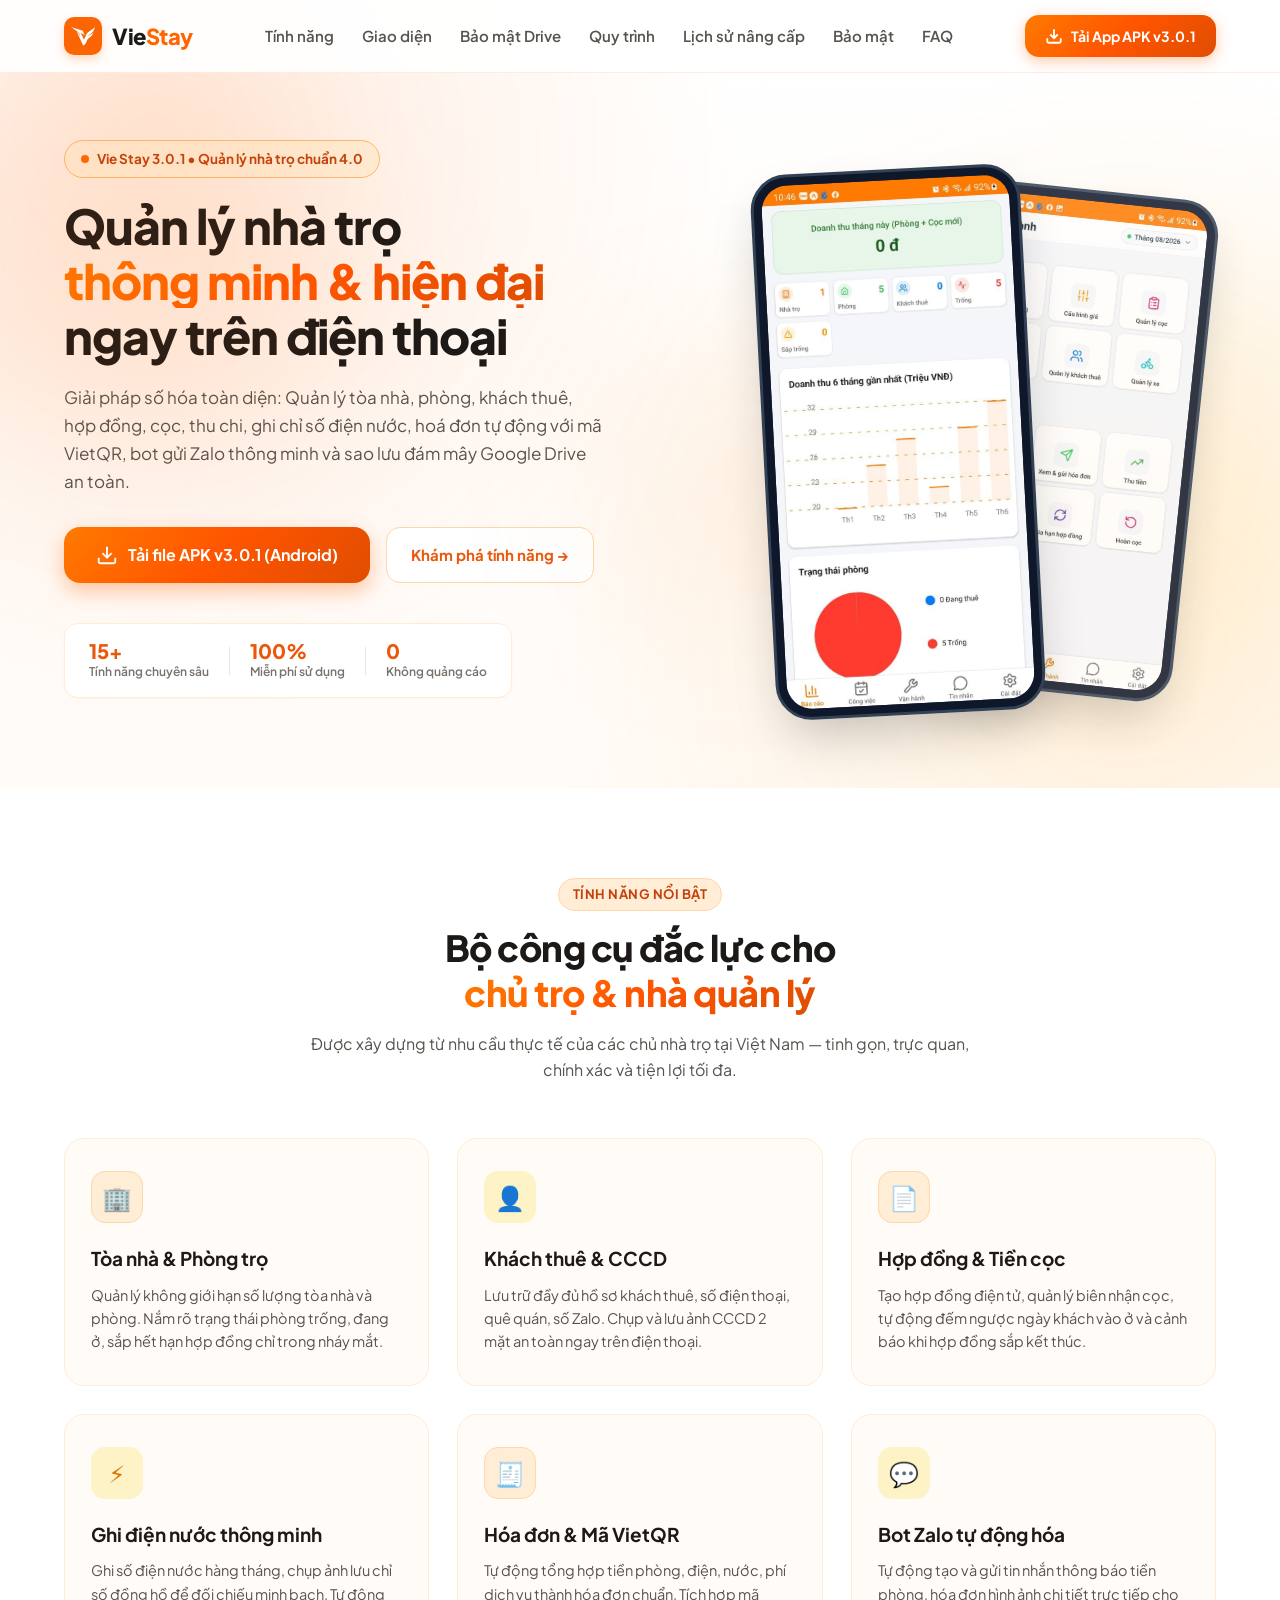
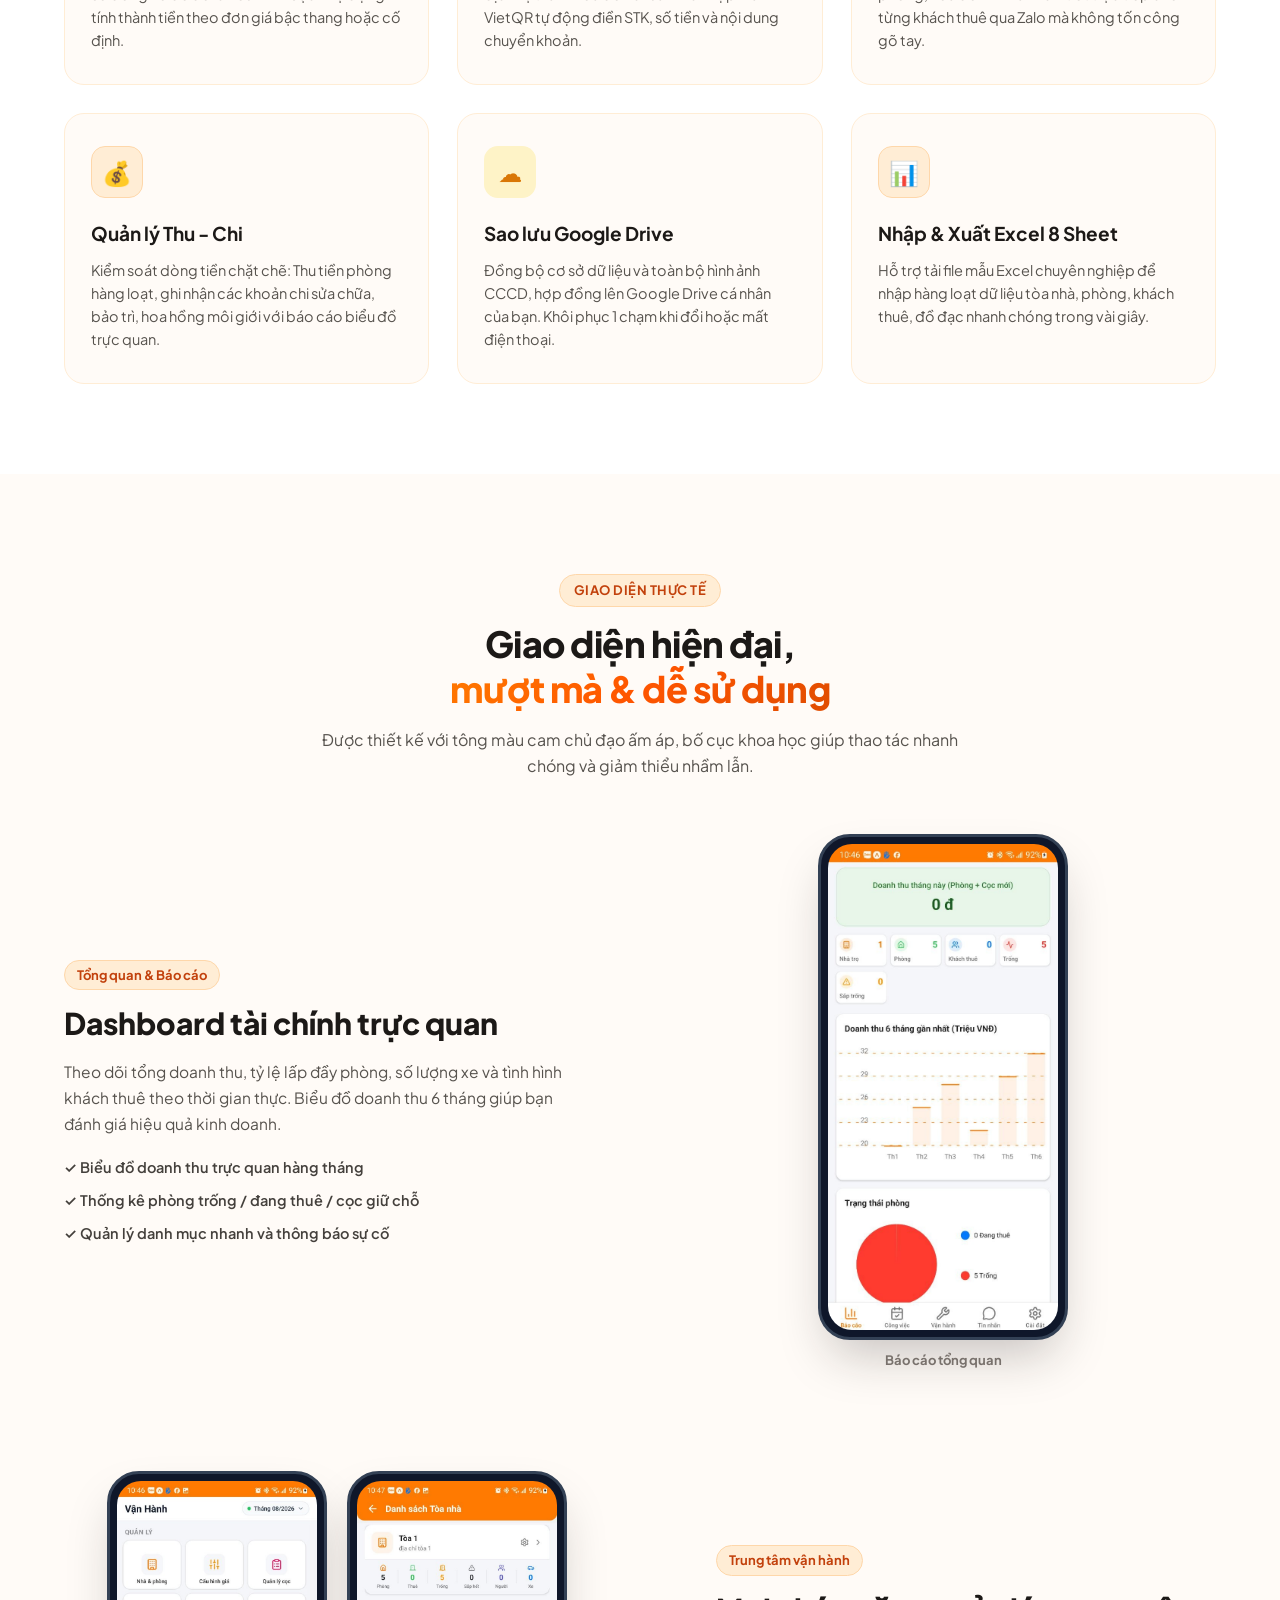
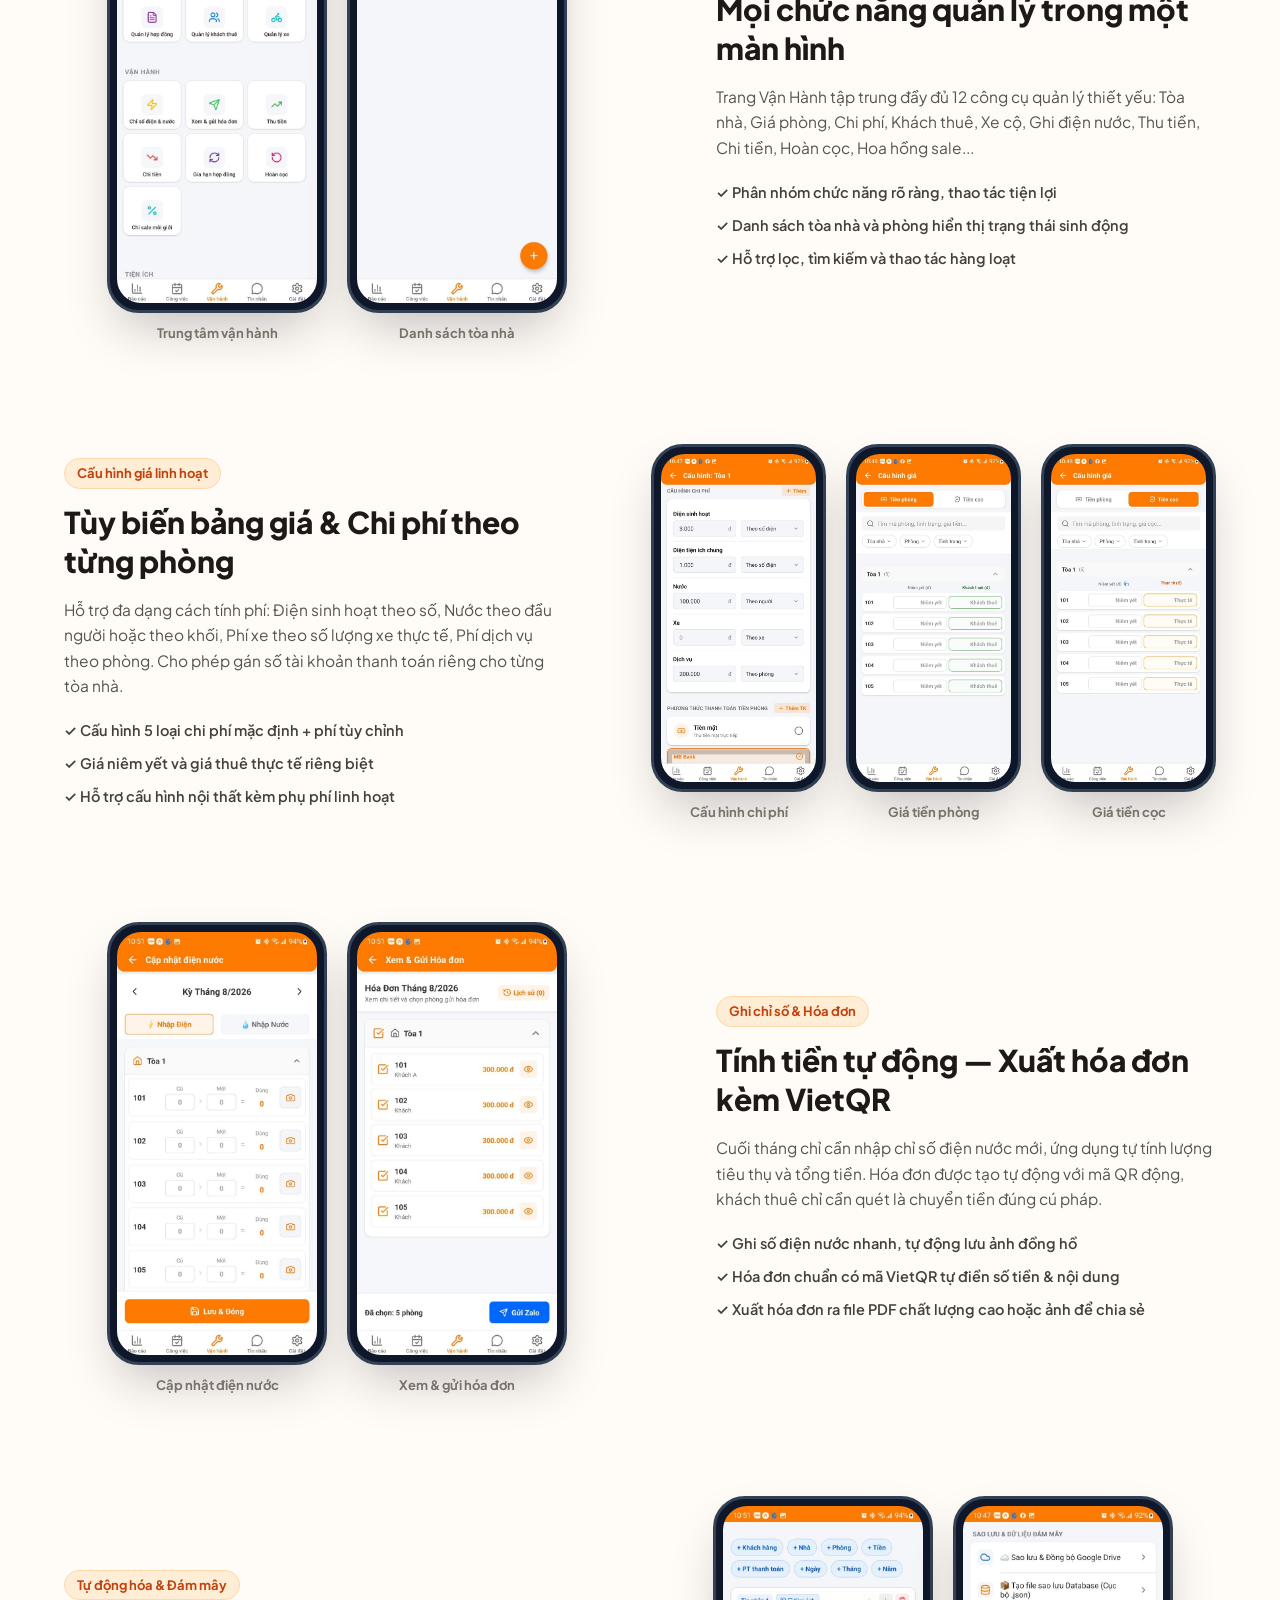
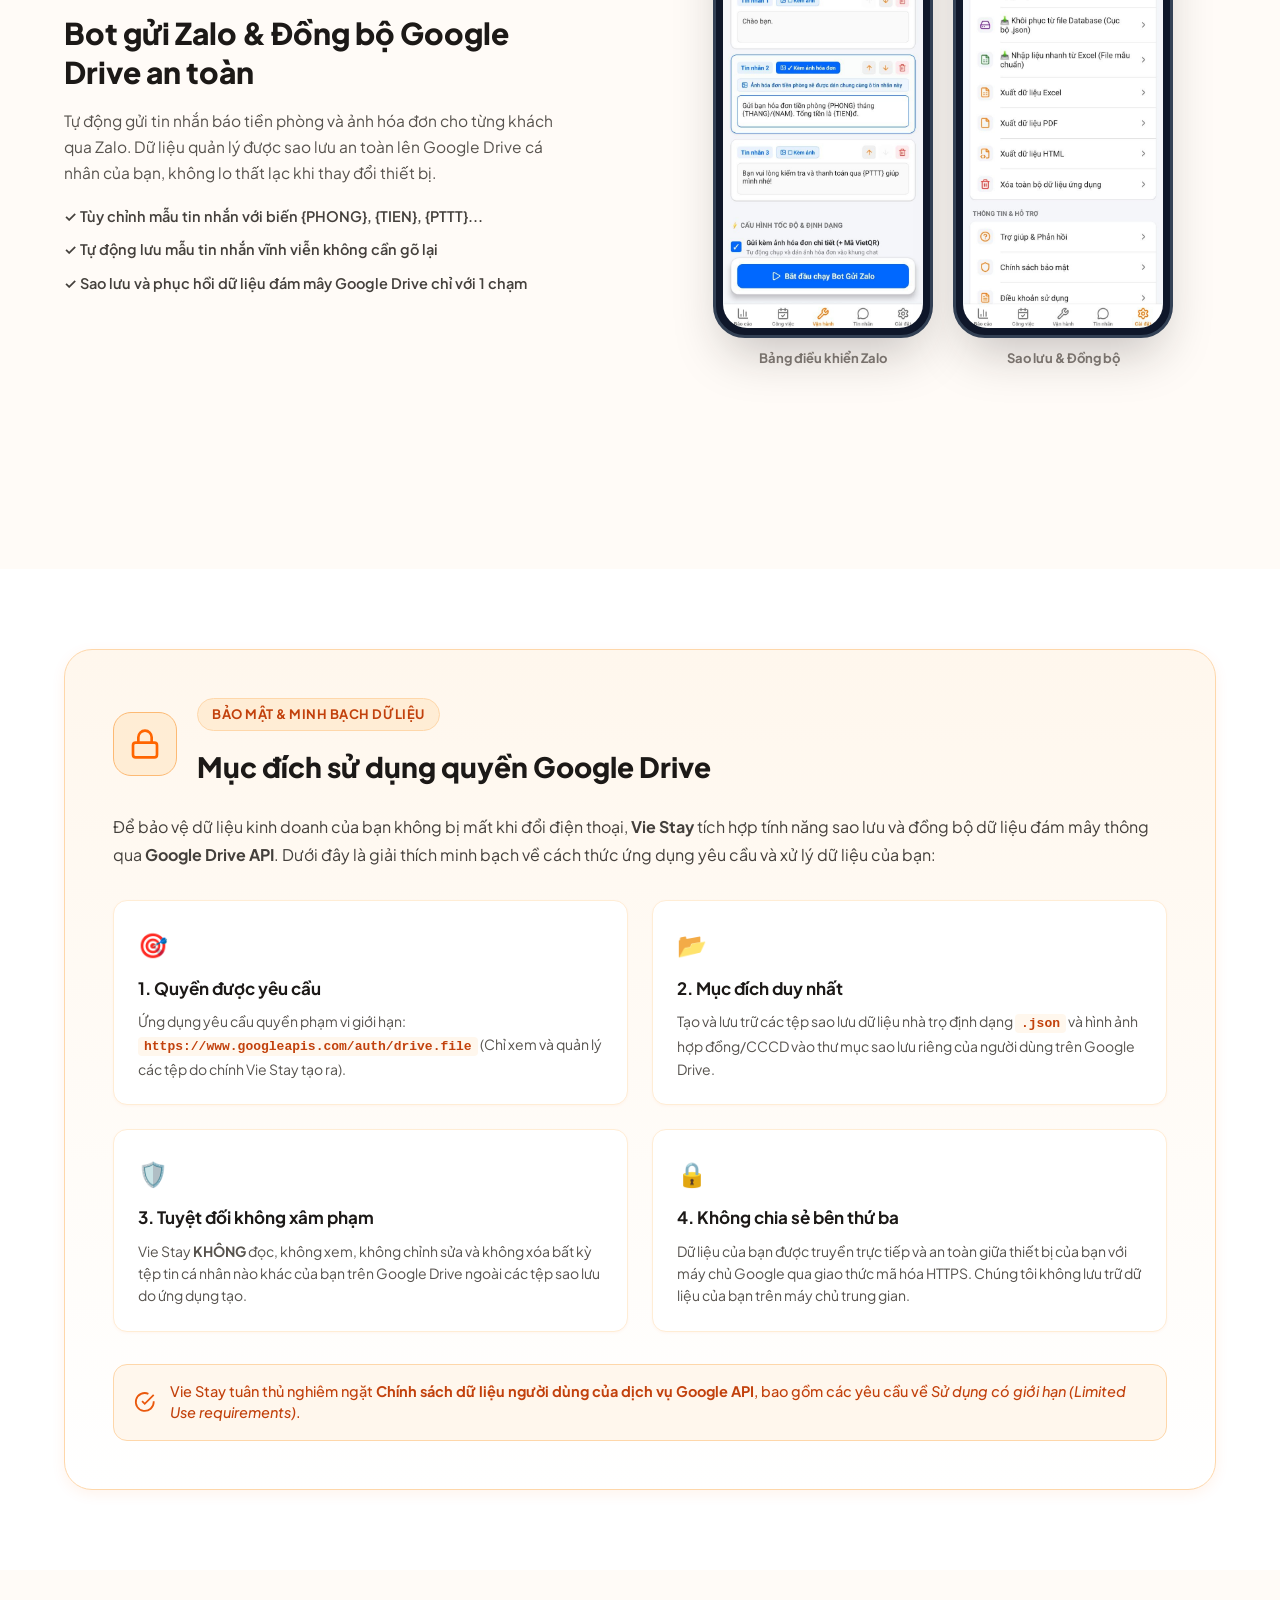
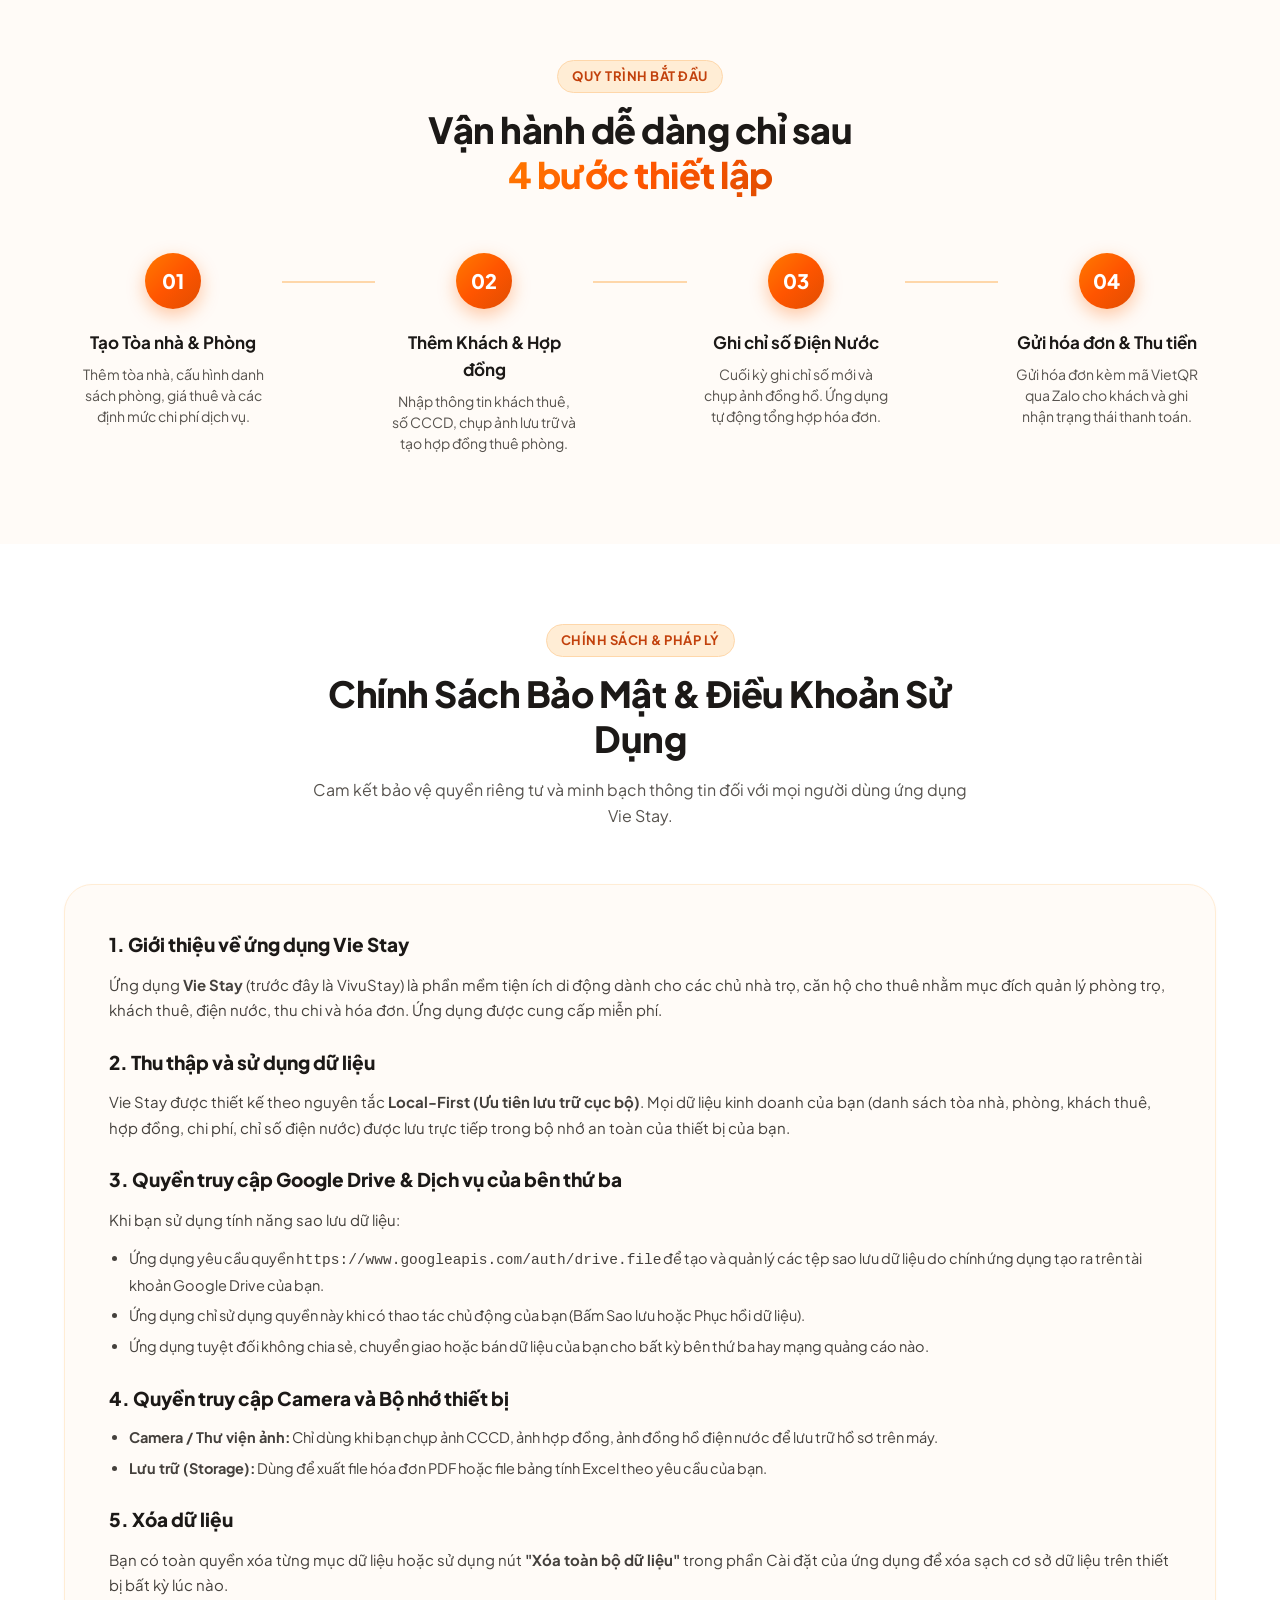
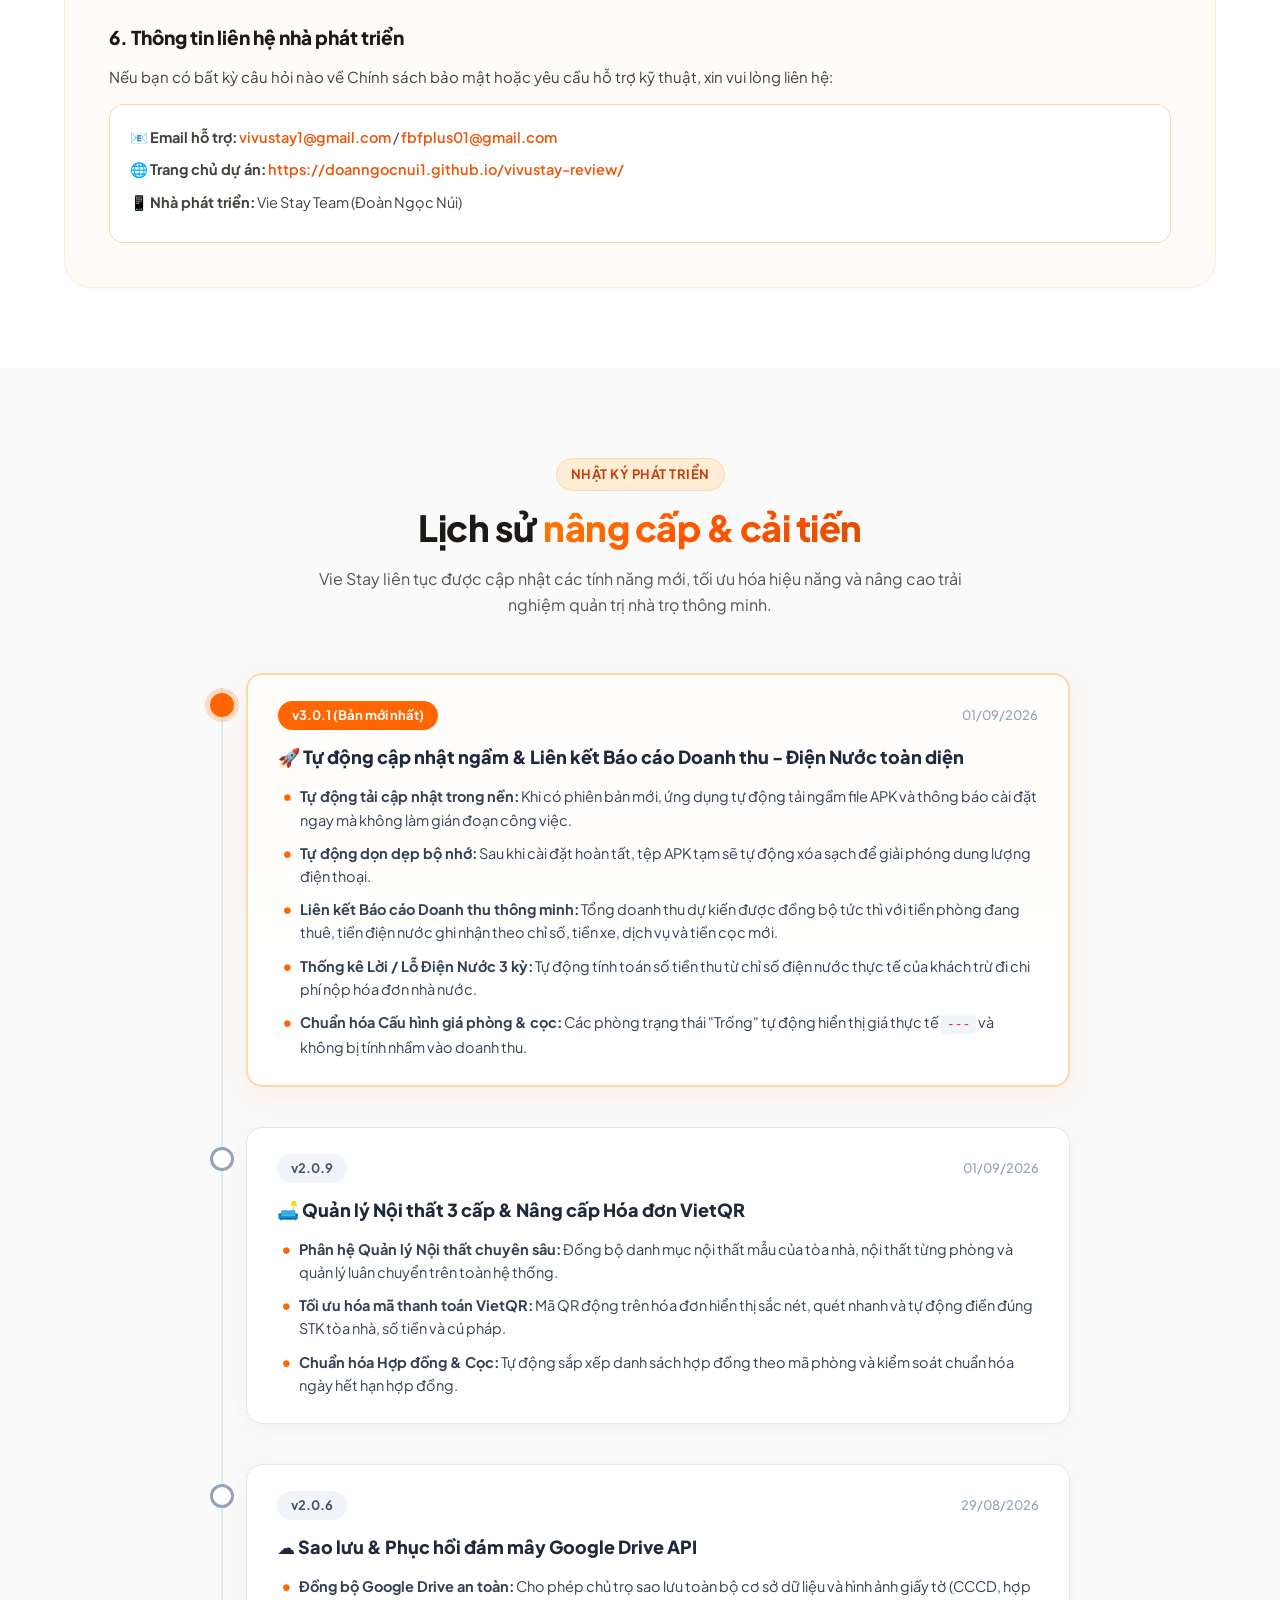
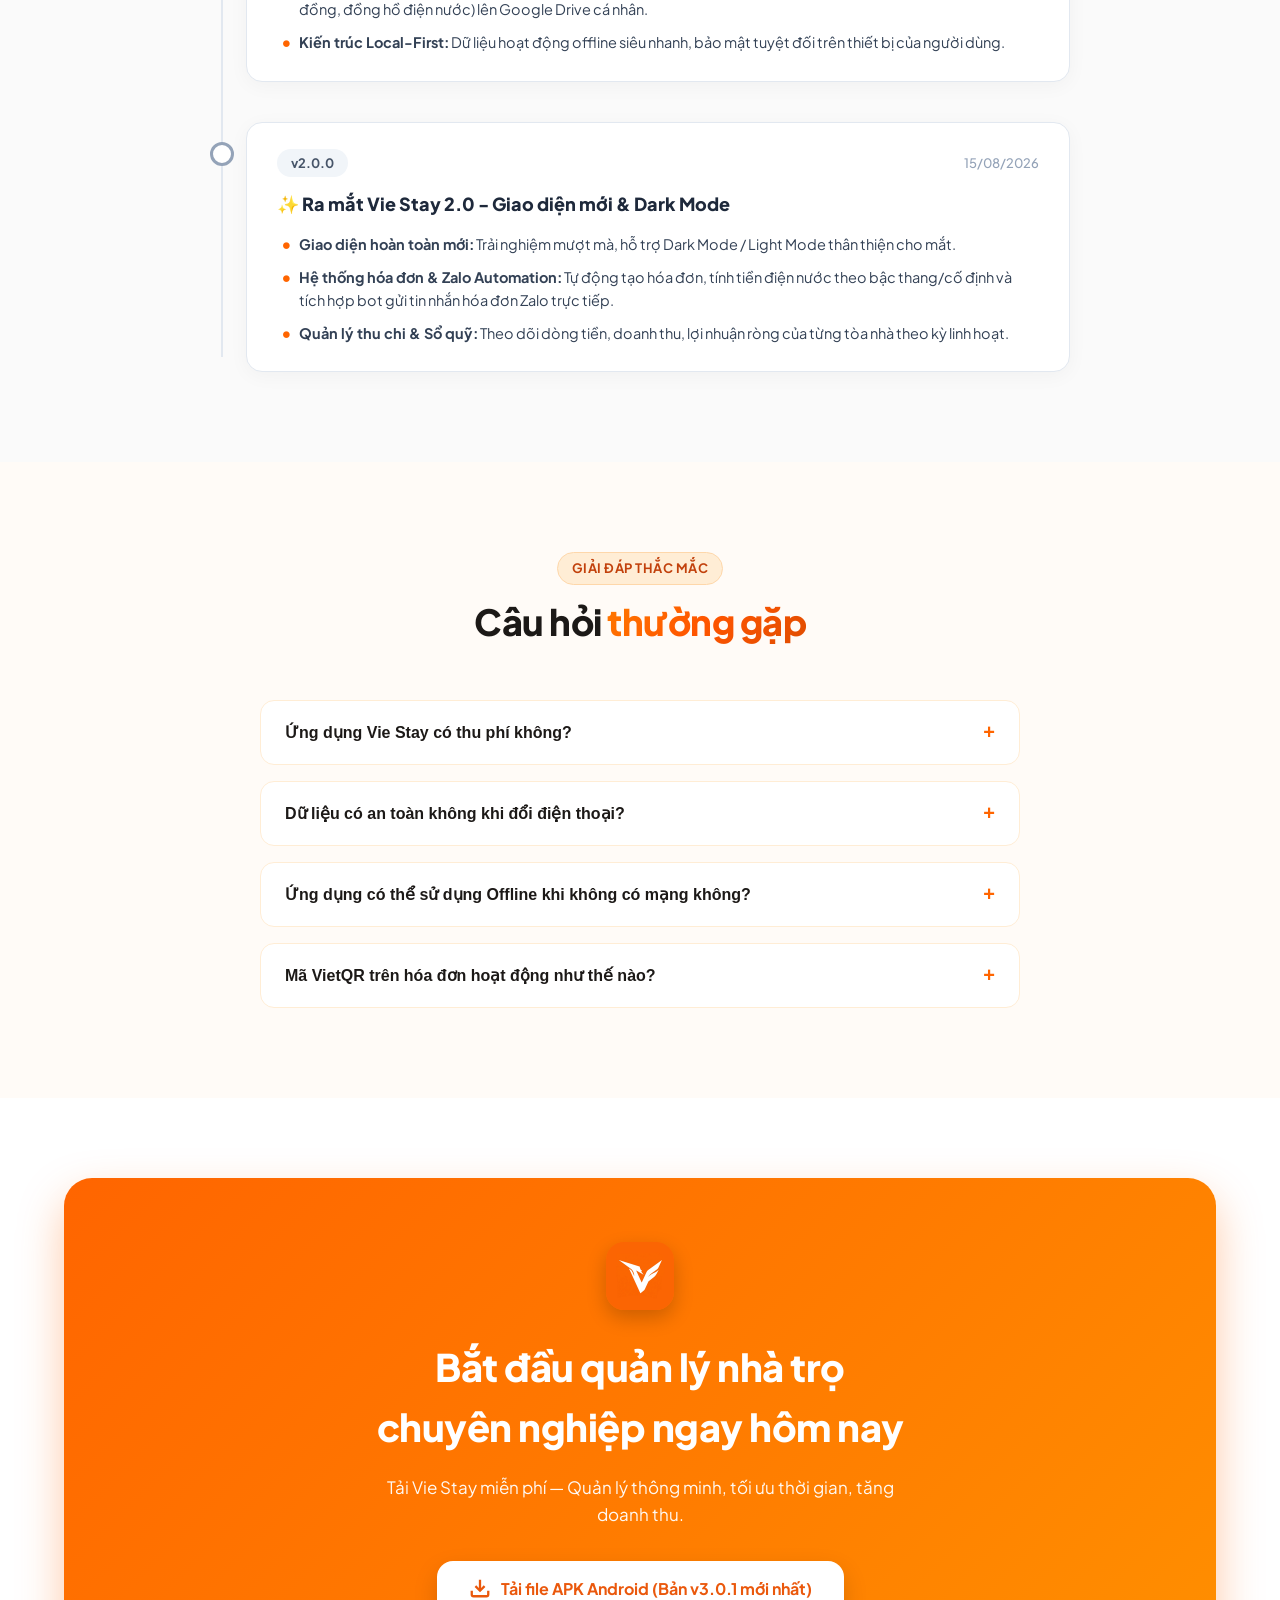
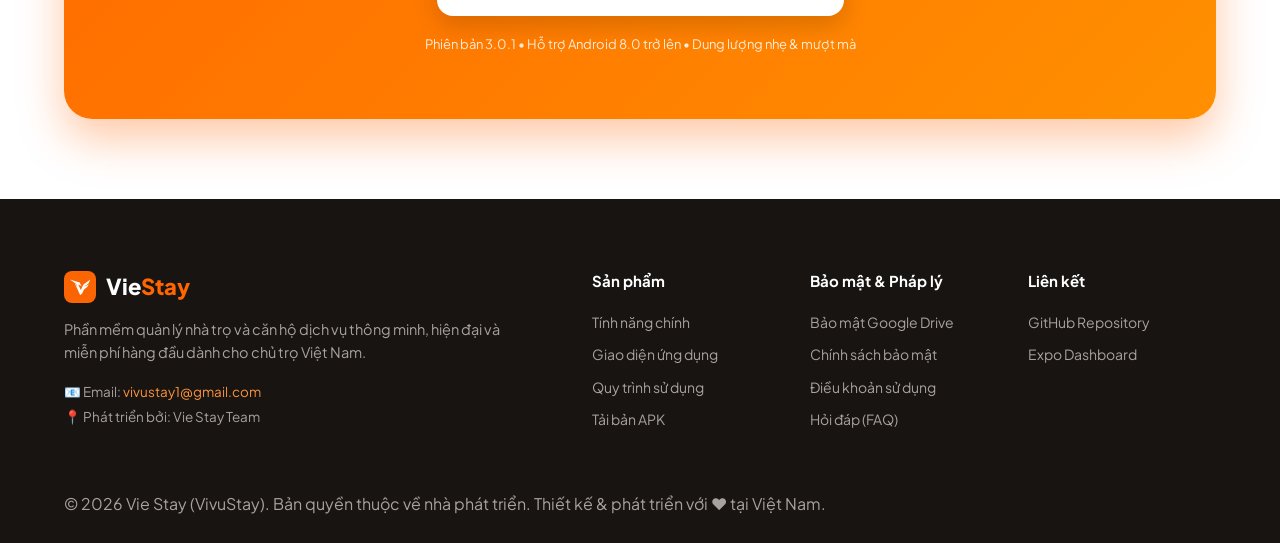
<file: index.html>
<!DOCTYPE html>
<html lang="vi">
<head>
    <meta charset="UTF-8">
    <meta name="viewport" content="width=device-width, initial-scale=1.0">
    <title>Vie Stay — Phần Mềm Quản Lý Nhà Trọ & Căn Hộ Dịch Vụ Thông Minh | Miễn Phí</title>
    <meta name="description" content="Vie Stay (VivuStay) — Ứng dụng quản lý nhà trọ, căn hộ dịch vụ thông minh trên Android. Miễn phí, không quảng cáo. Quản lý tòa nhà, phòng, khách thuê, hợp đồng, cọc, thu chi, điện nước, hoá đơn VietQR, gửi Zalo tự động và sao lưu Google Drive an toàn.">
    <meta name="keywords" content="quản lý nhà trọ, quản lý phòng trọ, phần mềm quản lý trọ, app quản lý trọ, Vie Stay, vivustay, vie stay">
    <meta name="author" content="Vie Stay Team">
    <meta property="og:title" content="Vie Stay — Phần Mềm Quản Lý Nhà Trọ Thông Minh">
    <meta property="og:description" content="Giải pháp toàn diện giúp chủ trọ quản lý tòa nhà, phòng, khách thuê, hợp đồng, thu chi, điện nước, hoá đơn VietQR — tất cả trên điện thoại.">
    <meta property="og:type" content="website">
    <meta property="og:image" content="images/logo.png">
    <link rel="icon" type="image/png" href="images/favicon.png">
    <link rel="preconnect" href="https://fonts.googleapis.com">
    <link rel="preconnect" href="https://fonts.gstatic.com" crossorigin>
    <link href="https://fonts.googleapis.com/css2?family=Plus+Jakarta+Sans:wght@300;400;500;600;700;800&family=Inter:wght@300;400;500;600;700;800;900&display=swap" rel="stylesheet">
    <link rel="stylesheet" href="style.css?v=2.2">
</head>
<body>

<!-- ===== NAVBAR ===== -->
<nav class="navbar" id="navbar">
    <div class="container nav-container">
        <a href="#" class="nav-logo">
            <img src="images/logo-nav.png" alt="Vie Stay Logo" class="logo-img" width="38" height="38">
            <span class="logo-text">Vie<span class="accent">Stay</span></span>
        </a>
        <ul class="nav-links" id="navLinks">
            <li><a href="#features">Tính năng</a></li>
            <li><a href="#screenshots">Giao diện</a></li>
            <li><a href="#google-security">Bảo mật Drive</a></li>
            <li><a href="#workflow">Quy trình</a></li>
            <li><a href="#changelog">Lịch sử nâng cấp</a></li>
            <li><a href="#privacy">Bảo mật</a></li>
            <li><a href="#faq">FAQ</a></li>
        </ul>
        <a href="https://expo.dev/artifacts/eas/sNSJJWhQmnQpAnFZgDHqjJiFy8ohawkGp_FUEIcfd_8.apk" target="_blank" class="nav-cta">
            <svg width="18" height="18" viewBox="0 0 24 24" fill="none" stroke="currentColor" stroke-width="2.5"><path d="M21 15v4a2 2 0 0 1-2 2H5a2 2 0 0 1-2-2v-4"/><polyline points="7 10 12 15 17 10"/><line x1="12" y1="15" x2="12" y2="3"/></svg>
            Tải App APK v3.0.1
        </a>
        <button class="nav-toggle" id="navToggle" aria-label="Menu"><span></span><span></span><span></span></button>
    </div>
</nav>

<!-- ===== HERO ===== -->
<section class="hero" id="hero">
    <div class="hero-bg">
        <div class="blob blob-1"></div>
        <div class="blob blob-2"></div>
        <div class="blob blob-3"></div>
    </div>
    <div class="container hero-grid">
        <div class="hero-text">
            <div class="hero-badge">
                <span class="pulse-dot"></span>
                <span>Vie Stay 3.0.1 • Quản lý nhà trọ chuẩn 4.0</span>
            </div>
            <h1>Quản lý nhà trọ<br><span class="gradient-text">thông minh & hiện đại</span><br>ngay trên điện thoại</h1>
            <p class="hero-desc">Giải pháp số hóa toàn diện: Quản lý tòa nhà, phòng, khách thuê, hợp đồng, cọc, thu chi, ghi chỉ số điện nước, hoá đơn tự động với mã VietQR, bot gửi Zalo thông minh và sao lưu đám mây Google Drive an toàn.</p>
            <div class="hero-btns">
                <a href="https://expo.dev/artifacts/eas/sNSJJWhQmnQpAnFZgDHqjJiFy8ohawkGp_FUEIcfd_8.apk" target="_blank" class="btn btn-primary btn-lg">
                    <svg width="22" height="22" viewBox="0 0 24 24" fill="none" stroke="currentColor" stroke-width="2"><path d="M21 15v4a2 2 0 0 1-2 2H5a2 2 0 0 1-2-2v-4"/><polyline points="7 10 12 15 17 10"/><line x1="12" y1="15" x2="12" y2="3"/></svg>
                    Tải file APK v3.0.1 (Android)
                </a>
                <a href="#features" class="btn btn-outline">Khám phá tính năng →</a>
            </div>
            <div class="hero-metrics">
                <div class="metric"><span class="metric-num">15+</span><span class="metric-label">Tính năng chuyên sâu</span></div>
                <div class="metric-sep"></div>
                <div class="metric"><span class="metric-num">100%</span><span class="metric-label">Miễn phí sử dụng</span></div>
                <div class="metric-sep"></div>
                <div class="metric"><span class="metric-num">0</span><span class="metric-label">Không quảng cáo</span></div>
            </div>
        </div>
        <div class="hero-phones">
            <div class="phone-wrapper phone-back">
                <div class="phone-bezel">
                    <img src="images/photo_2_2026-08-28_10-53-57.jpg" alt="Vận Hành - Vie Stay" loading="lazy">
                </div>
            </div>
            <div class="phone-wrapper phone-front">
                <div class="phone-bezel">
                    <img src="images/photo_1_2026-08-28_10-53-57.jpg" alt="Báo Cáo Tổng Quan - Vie Stay" loading="lazy">
                </div>
            </div>
        </div>
    </div>
</section>

<!-- ===== FEATURES GRID ===== -->
<section class="features" id="features">
    <div class="container">
        <div class="sec-header">
            <span class="sec-tag">Tính năng nổi bật</span>
            <h2>Bộ công cụ đắc lực cho<br><span class="gradient-text">chủ trọ & nhà quản lý</span></h2>
            <p class="sec-desc">Được xây dựng từ nhu cầu thực tế của các chủ nhà trọ tại Việt Nam — tinh gọn, trực quan, chính xác và tiện lợi tối đa.</p>
        </div>
        <div class="feat-grid">
            <div class="feat-card">
                <div class="feat-ico ico-orange">🏢</div>
                <h3>Tòa nhà & Phòng trọ</h3>
                <p>Quản lý không giới hạn số lượng tòa nhà và phòng. Nắm rõ trạng thái phòng trống, đang ở, sắp hết hạn hợp đồng chỉ trong nháy mắt.</p>
            </div>
            <div class="feat-card">
                <div class="feat-ico ico-amber">👤</div>
                <h3>Khách thuê & CCCD</h3>
                <p>Lưu trữ đầy đủ hồ sơ khách thuê, số điện thoại, quê quán, số Zalo. Chụp và lưu ảnh CCCD 2 mặt an toàn ngay trên điện thoại.</p>
            </div>
            <div class="feat-card">
                <div class="feat-ico ico-orange">📄</div>
                <h3>Hợp đồng & Tiền cọc</h3>
                <p>Tạo hợp đồng điện tử, quản lý biên nhận cọc, tự động đếm ngược ngày khách vào ở và cảnh báo khi hợp đồng sắp kết thúc.</p>
            </div>
            <div class="feat-card">
                <div class="feat-ico ico-amber">⚡</div>
                <h3>Ghi điện nước thông minh</h3>
                <p>Ghi số điện nước hàng tháng, chụp ảnh lưu chỉ số đồng hồ để đối chiếu minh bạch. Tự động tính thành tiền theo đơn giá bậc thang hoặc cố định.</p>
            </div>
            <div class="feat-card">
                <div class="feat-ico ico-orange">🧾</div>
                <h3>Hóa đơn & Mã VietQR</h3>
                <p>Tự động tổng hợp tiền phòng, điện, nước, phí dịch vụ thành hóa đơn chuẩn. Tích hợp mã VietQR tự động điền STK, số tiền và nội dung chuyển khoản.</p>
            </div>
            <div class="feat-card">
                <div class="feat-ico ico-amber">💬</div>
                <h3>Bot Zalo tự động hóa</h3>
                <p>Tự động tạo và gửi tin nhắn thông báo tiền phòng, hóa đơn hình ảnh chi tiết trực tiếp cho từng khách thuê qua Zalo mà không tốn công gõ tay.</p>
            </div>
            <div class="feat-card">
                <div class="feat-ico ico-orange">💰</div>
                <h3>Quản lý Thu - Chi</h3>
                <p>Kiểm soát dòng tiền chặt chẽ: Thu tiền phòng hàng loạt, ghi nhận các khoản chi sửa chữa, bảo trì, hoa hồng môi giới với báo cáo biểu đồ trực quan.</p>
            </div>
            <div class="feat-card">
                <div class="feat-ico ico-amber">☁️</div>
                <h3>Sao lưu Google Drive</h3>
                <p>Đồng bộ cơ sở dữ liệu và toàn bộ hình ảnh CCCD, hợp đồng lên Google Drive cá nhân của bạn. Khôi phục 1 chạm khi đổi hoặc mất điện thoại.</p>
            </div>
            <div class="feat-card">
                <div class="feat-ico ico-orange">📊</div>
                <h3>Nhập & Xuất Excel 8 Sheet</h3>
                <p>Hỗ trợ tải file mẫu Excel chuyên nghiệp để nhập hàng loạt dữ liệu tòa nhà, phòng, khách thuê, đồ đạc nhanh chóng trong vài giây.</p>
            </div>
        </div>
    </div>
</section>

<!-- ===== SCREENSHOTS SHOWCASE ===== -->
<section class="screenshots" id="screenshots">
    <div class="container">
        <div class="sec-header">
            <span class="sec-tag">Giao diện thực tế</span>
            <h2>Giao diện hiện đại,<br><span class="gradient-text">mượt mà & dễ sử dụng</span></h2>
            <p class="sec-desc">Được thiết kế với tông màu cam chủ đạo ấm áp, bố cục khoa học giúp thao tác nhanh chóng và giảm thiểu nhầm lẫn.</p>
        </div>

        <!-- Showcase 1: Dashboard -->
        <div class="showcase-block">
            <div class="showcase-info">
                <span class="showcase-tag">Tổng quan & Báo cáo</span>
                <h3>Dashboard tài chính trực quan</h3>
                <p>Theo dõi tổng doanh thu, tỷ lệ lấp đầy phòng, số lượng xe và tình hình khách thuê theo thời gian thực. Biểu đồ doanh thu 6 tháng giúp bạn đánh giá hiệu quả kinh doanh.</p>
                <ul class="showcase-list">
                    <li>✓ Biểu đồ doanh thu trực quan hàng tháng</li>
                    <li>✓ Thống kê phòng trống / đang thuê / cọc giữ chỗ</li>
                    <li>✓ Quản lý danh mục nhanh và thông báo sự cố</li>
                </ul>
            </div>
            <div class="showcase-phones">
                <div class="sp-single"><div class="sp-bezel"><img src="images/photo_1_2026-08-28_10-53-57.jpg" alt="Dashboard Vie Stay" loading="lazy"></div><span class="sp-label">Báo cáo tổng quan</span></div>
            </div>
        </div>

        <!-- Showcase 2: Vận hành -->
        <div class="showcase-block reverse">
            <div class="showcase-info">
                <span class="showcase-tag tag-orange">Trung tâm vận hành</span>
                <h3>Mọi chức năng quản lý trong một màn hình</h3>
                <p>Trang Vận Hành tập trung đầy đủ 12 công cụ quản lý thiết yếu: Tòa nhà, Giá phòng, Chi phí, Khách thuê, Xe cộ, Ghi điện nước, Thu tiền, Chi tiền, Hoàn cọc, Hoa hồng sale...</p>
                <ul class="showcase-list">
                    <li>✓ Phân nhóm chức năng rõ ràng, thao tác tiện lợi</li>
                    <li>✓ Danh sách tòa nhà và phòng hiển thị trạng thái sinh động</li>
                    <li>✓ Hỗ trợ lọc, tìm kiếm và thao tác hàng loạt</li>
                </ul>
            </div>
            <div class="showcase-phones two-phones">
                <div class="sp-single"><div class="sp-bezel"><img src="images/photo_2_2026-08-28_10-53-57.jpg" alt="Trang Vận Hành" loading="lazy"></div><span class="sp-label">Trung tâm vận hành</span></div>
                <div class="sp-single"><div class="sp-bezel"><img src="images/photo_4_2026-08-28_10-53-57.jpg" alt="Danh sách tòa nhà" loading="lazy"></div><span class="sp-label">Danh sách tòa nhà</span></div>
            </div>
        </div>

        <!-- Showcase 3: Cấu hình giá & Chi phí -->
        <div class="showcase-block">
            <div class="showcase-info">
                <span class="showcase-tag tag-amber">Cấu hình giá linh hoạt</span>
                <h3>Tùy biến bảng giá & Chi phí theo từng phòng</h3>
                <p>Hỗ trợ đa dạng cách tính phí: Điện sinh hoạt theo số, Nước theo đầu người hoặc theo khối, Phí xe theo số lượng xe thực tế, Phí dịch vụ theo phòng. Cho phép gán số tài khoản thanh toán riêng cho từng tòa nhà.</p>
                <ul class="showcase-list">
                    <li>✓ Cấu hình 5 loại chi phí mặc định + phí tùy chỉnh</li>
                    <li>✓ Giá niêm yết và giá thuê thực tế riêng biệt</li>
                    <li>✓ Hỗ trợ cấu hình nội thất kèm phụ phí linh hoạt</li>
                </ul>
            </div>
            <div class="showcase-phones three-phones">
                <div class="sp-single"><div class="sp-bezel"><img src="images/photo_5_2026-08-28_10-53-57.jpg" alt="Cấu hình chi phí" loading="lazy"></div><span class="sp-label">Cấu hình chi phí</span></div>
                <div class="sp-single"><div class="sp-bezel"><img src="images/photo_6_2026-08-28_10-53-57.jpg" alt="Giá tiền phòng" loading="lazy"></div><span class="sp-label">Giá tiền phòng</span></div>
                <div class="sp-single"><div class="sp-bezel"><img src="images/photo_7_2026-08-28_10-53-57.jpg" alt="Tiền cọc" loading="lazy"></div><span class="sp-label">Giá tiền cọc</span></div>
            </div>
        </div>

        <!-- Showcase 4: Điện nước & Hóa đơn -->
        <div class="showcase-block reverse">
            <div class="showcase-info">
                <span class="showcase-tag tag-orange">Ghi chỉ số & Hóa đơn</span>
                <h3>Tính tiền tự động — Xuất hóa đơn kèm VietQR</h3>
                <p>Cuối tháng chỉ cần nhập chỉ số điện nước mới, ứng dụng tự tính lượng tiêu thụ và tổng tiền. Hóa đơn được tạo tự động với mã QR động, khách thuê chỉ cần quét là chuyển tiền đúng cú pháp.</p>
                <ul class="showcase-list">
                    <li>✓ Ghi số điện nước nhanh, tự động lưu ảnh đồng hồ</li>
                    <li>✓ Hóa đơn chuẩn có mã VietQR tự điền số tiền & nội dung</li>
                    <li>✓ Xuất hóa đơn ra file PDF chất lượng cao hoặc ảnh để chia sẻ</li>
                </ul>
            </div>
            <div class="showcase-phones two-phones">
                <div class="sp-single"><div class="sp-bezel"><img src="images/photo_12_2026-08-28_10-53-57.jpg" alt="Cập nhật điện nước" loading="lazy"></div><span class="sp-label">Cập nhật điện nước</span></div>
                <div class="sp-single"><div class="sp-bezel"><img src="images/photo_13_2026-08-28_10-53-57.jpg" alt="Xem hóa đơn" loading="lazy"></div><span class="sp-label">Xem & gửi hóa đơn</span></div>
            </div>
        </div>

        <!-- Showcase 5: Zalo Bot & Sao lưu -->
        <div class="showcase-block">
            <div class="showcase-info">
                <span class="showcase-tag tag-amber">Tự động hóa & Đám mây</span>
                <h3>Bot gửi Zalo & Đồng bộ Google Drive an toàn</h3>
                <p>Tự động gửi tin nhắn báo tiền phòng và ảnh hóa đơn cho từng khách qua Zalo. Dữ liệu quản lý được sao lưu an toàn lên Google Drive cá nhân của bạn, không lo thất lạc khi thay đổi thiết bị.</p>
                <ul class="showcase-list">
                    <li>✓ Tùy chỉnh mẫu tin nhắn với biến {PHONG}, {TIEN}, {PTTT}...</li>
                    <li>✓ Tự động lưu mẫu tin nhắn vĩnh viễn không cần gõ lại</li>
                    <li>✓ Sao lưu và phục hồi dữ liệu đám mây Google Drive chỉ với 1 chạm</li>
                </ul>
            </div>
            <div class="showcase-phones two-phones">
                <div class="sp-single"><div class="sp-bezel"><img src="images/photo_14_2026-08-28_10-53-57.jpg" alt="Cấu hình Zalo Bot" loading="lazy"></div><span class="sp-label">Bảng điều khiển Zalo</span></div>
                <div class="sp-single"><div class="sp-bezel"><img src="images/photo_3_2026-08-28_10-53-57.jpg" alt="Sao lưu Google Drive" loading="lazy"></div><span class="sp-label">Sao lưu & Đồng bộ</span></div>
            </div>
        </div>
    </div>
</section>

<!-- ===== GOOGLE DRIVE SECURITY & DISCLOSURE SECTION ===== -->
<section class="security-section" id="google-security">
    <div class="container">
        <div class="security-card">
            <div class="security-header">
                <div class="security-icon">
                    <svg width="32" height="32" viewBox="0 0 24 24" fill="none" stroke="#FF6500" stroke-width="2"><rect x="3" y="11" width="18" height="11" rx="2" ry="2"/><path d="M7 11V7a5 5 0 0 1 10 0v4"/></svg>
                </div>
                <div>
                    <span class="sec-tag tag-orange">Bảo Mật & Minh Bạch Dữ Liệu</span>
                    <h2>Mục đích sử dụng quyền Google Drive</h2>
                </div>
            </div>
            
            <p class="security-lead">
                Để bảo vệ dữ liệu kinh doanh của bạn không bị mất khi đổi điện thoại, <strong>Vie Stay</strong> tích hợp tính năng sao lưu và đồng bộ dữ liệu đám mây thông qua <strong>Google Drive API</strong>. Dưới đây là giải thích minh bạch về cách thức ứng dụng yêu cầu và xử lý dữ liệu của bạn:
            </p>

            <div class="security-grid">
                <div class="sec-item">
                    <div class="sec-item-icon">🎯</div>
                    <h4>1. Quyền được yêu cầu</h4>
                    <p>Ứng dụng yêu cầu quyền phạm vi giới hạn: <code>https://www.googleapis.com/auth/drive.file</code> (Chỉ xem và quản lý các tệp do chính Vie Stay tạo ra).</p>
                </div>
                <div class="sec-item">
                    <div class="sec-item-icon">📂</div>
                    <h4>2. Mục đích duy nhất</h4>
                    <p>Tạo và lưu trữ các tệp sao lưu dữ liệu nhà trọ định dạng <code>.json</code> và hình ảnh hợp đồng/CCCD vào thư mục sao lưu riêng của người dùng trên Google Drive.</p>
                </div>
                <div class="sec-item">
                    <div class="sec-item-icon">🛡️</div>
                    <h4>3. Tuyệt đối không xâm phạm</h4>
                    <p>Vie Stay <strong>KHÔNG</strong> đọc, không xem, không chỉnh sửa và không xóa bất kỳ tệp tin cá nhân nào khác của bạn trên Google Drive ngoài các tệp sao lưu do ứng dụng tạo.</p>
                </div>
                <div class="sec-item">
                    <div class="sec-item-icon">🔒</div>
                    <h4>4. Không chia sẻ bên thứ ba</h4>
                    <p>Dữ liệu của bạn được truyền trực tiếp và an toàn giữa thiết bị của bạn với máy chủ Google qua giao thức mã hóa HTTPS. Chúng tôi không lưu trữ dữ liệu của bạn trên máy chủ trung gian.</p>
                </div>
            </div>

            <div class="security-compliance-banner">
                <svg width="24" height="24" viewBox="0 0 24 24" fill="none" stroke="#EA580C" stroke-width="2"><path d="M22 11.08V12a10 10 0 1 1-5.93-9.14"/><polyline points="22 4 12 14.01 9 11.01"/></svg>
                <span>Vie Stay tuân thủ nghiêm ngặt <strong>Chính sách dữ liệu người dùng của dịch vụ Google API</strong>, bao gồm các yêu cầu về <em>Sử dụng có giới hạn (Limited Use requirements)</em>.</span>
            </div>
        </div>
    </div>
</section>

<!-- ===== WORKFLOW ===== -->
<section class="workflow" id="workflow">
    <div class="container">
        <div class="sec-header">
            <span class="sec-tag">Quy trình bắt đầu</span>
            <h2>Vận hành dễ dàng chỉ sau<br><span class="gradient-text">4 bước thiết lập</span></h2>
        </div>
        <div class="wf-steps">
            <div class="wf-step">
                <div class="wf-num">01</div>
                <div class="wf-body">
                    <h4>Tạo Tòa nhà & Phòng</h4>
                    <p>Thêm tòa nhà, cấu hình danh sách phòng, giá thuê và các định mức chi phí dịch vụ.</p>
                </div>
            </div>
            <div class="wf-line"></div>
            <div class="wf-step">
                <div class="wf-num">02</div>
                <div class="wf-body">
                    <h4>Thêm Khách & Hợp đồng</h4>
                    <p>Nhập thông tin khách thuê, số CCCD, chụp ảnh lưu trữ và tạo hợp đồng thuê phòng.</p>
                </div>
            </div>
            <div class="wf-line"></div>
            <div class="wf-step">
                <div class="wf-num">03</div>
                <div class="wf-body">
                    <h4>Ghi chỉ số Điện Nước</h4>
                    <p>Cuối kỳ ghi chỉ số mới và chụp ảnh đồng hồ. Ứng dụng tự động tổng hợp hóa đơn.</p>
                </div>
            </div>
            <div class="wf-line"></div>
            <div class="wf-step">
                <div class="wf-num">04</div>
                <div class="wf-body">
                    <h4>Gửi hóa đơn & Thu tiền</h4>
                    <p>Gửi hóa đơn kèm mã VietQR qua Zalo cho khách và ghi nhận trạng thái thanh toán.</p>
                </div>
            </div>
        </div>
    </div>
</section>

<!-- ===== PRIVACY POLICY & TERMS SECTION ===== -->
<section class="privacy-section" id="privacy">
    <div class="container">
        <div class="sec-header">
            <span class="sec-tag">Chính sách & Pháp lý</span>
            <h2>Chính Sách Bảo Mật & Điều Khoản Sử Dụng</h2>
            <p class="sec-desc">Cam kết bảo vệ quyền riêng tư và minh bạch thông tin đối với mọi người dùng ứng dụng Vie Stay.</p>
        </div>

        <div class="privacy-content-card">
            <h3>1. Giới thiệu về ứng dụng Vie Stay</h3>
            <p>Ứng dụng <strong>Vie Stay</strong> (trước đây là VivuStay) là phần mềm tiện ích di động dành cho các chủ nhà trọ, căn hộ cho thuê nhằm mục đích quản lý phòng trọ, khách thuê, điện nước, thu chi và hóa đơn. Ứng dụng được cung cấp miễn phí.</p>

            <h3>2. Thu thập và sử dụng dữ liệu</h3>
            <p>Vie Stay được thiết kế theo nguyên tắc <strong>Local-First (Ưu tiên lưu trữ cục bộ)</strong>. Mọi dữ liệu kinh doanh của bạn (danh sách tòa nhà, phòng, khách thuê, hợp đồng, chi phí, chỉ số điện nước) được lưu trực tiếp trong bộ nhớ an toàn của thiết bị của bạn.</p>

            <h3>3. Quyền truy cập Google Drive & Dịch vụ của bên thứ ba</h3>
            <p>Khi bạn sử dụng tính năng sao lưu dữ liệu:</p>
            <ul>
                <li>Ứng dụng yêu cầu quyền <code>https://www.googleapis.com/auth/drive.file</code> để tạo và quản lý các tệp sao lưu dữ liệu do chính ứng dụng tạo ra trên tài khoản Google Drive của bạn.</li>
                <li>Ứng dụng chỉ sử dụng quyền này khi có thao tác chủ động của bạn (Bấm Sao lưu hoặc Phục hồi dữ liệu).</li>
                <li>Ứng dụng tuyệt đối không chia sẻ, chuyển giao hoặc bán dữ liệu của bạn cho bất kỳ bên thứ ba hay mạng quảng cáo nào.</li>
            </ul>

            <h3>4. Quyền truy cập Camera và Bộ nhớ thiết bị</h3>
            <ul>
                <li><strong>Camera / Thư viện ảnh:</strong> Chỉ dùng khi bạn chụp ảnh CCCD, ảnh hợp đồng, ảnh đồng hồ điện nước để lưu trữ hồ sơ trên máy.</li>
                <li><strong>Lưu trữ (Storage):</strong> Dùng để xuất file hóa đơn PDF hoặc file bảng tính Excel theo yêu cầu của bạn.</li>
            </ul>

            <h3>5. Xóa dữ liệu</h3>
            <p>Bạn có toàn quyền xóa từng mục dữ liệu hoặc sử dụng nút <strong>"Xóa toàn bộ dữ liệu"</strong> trong phần Cài đặt của ứng dụng để xóa sạch cơ sở dữ liệu trên thiết bị bất kỳ lúc nào.</p>

            <h3>6. Thông tin liên hệ nhà phát triển</h3>
            <p>Nếu bạn có bất kỳ câu hỏi nào về Chính sách bảo mật hoặc yêu cầu hỗ trợ kỹ thuật, xin vui lòng liên hệ:</p>
            <div class="contact-box">
                <p>📧 <strong>Email hỗ trợ:</strong> <a href="mailto:vivustay1@gmail.com">vivustay1@gmail.com</a> / <a href="mailto:fbfplus01@gmail.com">fbfplus01@gmail.com</a></p>
                <p>🌐 <strong>Trang chủ dự án:</strong> <a href="https://doanngocnui1.github.io/vivustay-review/" target="_blank">https://doanngocnui1.github.io/vivustay-review/</a></p>
                <p>📱 <strong>Nhà phát triển:</strong> Vie Stay Team (Đoàn Ngọc Núi)</p>
            </div>
        </div>
    </div>
</section>

<!-- ===== CHANGELOG / LỊCH SỬ NÂNG CẤP ===== -->
<section class="changelog" id="changelog">
    <div class="container">
        <div class="sec-header">
            <span class="sec-tag">Nhật ký phát triển</span>
            <h2>Lịch sử <span class="gradient-text">nâng cấp & cải tiến</span></h2>
            <p class="sec-desc">Vie Stay liên tục được cập nhật các tính năng mới, tối ưu hóa hiệu năng và nâng cao trải nghiệm quản trị nhà trọ thông minh.</p>
        </div>

        <div class="timeline">
            <!-- v3.0.1 -->
            <div class="timeline-item latest">
                <div class="timeline-dot"></div>
                <div class="timeline-card">
                    <div class="timeline-badge-row">
                        <span class="version-tag badge-latest">v3.0.1 (Bản mới nhất)</span>
                        <span class="release-date">01/09/2026</span>
                    </div>
                    <h3 class="timeline-title">🚀 Tự động cập nhật ngầm & Liên kết Báo cáo Doanh thu - Điện Nước toàn diện</h3>
                    <ul class="changelog-list">
                        <li><strong>Tự động tải cập nhật trong nền:</strong> Khi có phiên bản mới, ứng dụng tự động tải ngầm file APK và thông báo cài đặt ngay mà không làm gián đoạn công việc.</li>
                        <li><strong>Tự động dọn dẹp bộ nhớ:</strong> Sau khi cài đặt hoàn tất, tệp APK tạm sẽ tự động xóa sạch để giải phóng dung lượng điện thoại.</li>
                        <li><strong>Liên kết Báo cáo Doanh thu thông minh:</strong> Tổng doanh thu dự kiến được đồng bộ tức thì với tiền phòng đang thuê, tiền điện nước ghi nhận theo chỉ số, tiền xe, dịch vụ và tiền cọc mới.</li>
                        <li><strong>Thống kê Lời / Lỗ Điện Nước 3 kỳ:</strong> Tự động tính toán số tiền thu từ chỉ số điện nước thực tế của khách trừ đi chi phí nộp hóa đơn nhà nước.</li>
                        <li><strong>Chuẩn hóa Cấu hình giá phòng & cọc:</strong> Các phòng trạng thái "Trống" tự động hiển thị giá thực tế <code>---</code> và không bị tính nhầm vào doanh thu.</li>
                    </ul>
                </div>
            </div>

            <!-- v2.0.9 -->
            <div class="timeline-item">
                <div class="timeline-dot"></div>
                <div class="timeline-card">
                    <div class="timeline-badge-row">
                        <span class="version-tag">v2.0.9</span>
                        <span class="release-date">01/09/2026</span>
                    </div>
                    <h3 class="timeline-title">🛋️ Quản lý Nội thất 3 cấp & Nâng cấp Hóa đơn VietQR</h3>
                    <ul class="changelog-list">
                        <li><strong>Phân hệ Quản lý Nội thất chuyên sâu:</strong> Đồng bộ danh mục nội thất mẫu của tòa nhà, nội thất từng phòng và quản lý luân chuyển trên toàn hệ thống.</li>
                        <li><strong>Tối ưu hóa mã thanh toán VietQR:</strong> Mã QR động trên hóa đơn hiển thị sắc nét, quét nhanh và tự động điền đúng STK tòa nhà, số tiền và cú pháp.</li>
                        <li><strong>Chuẩn hóa Hợp đồng & Cọc:</strong> Tự động sắp xếp danh sách hợp đồng theo mã phòng và kiểm soát chuẩn hóa ngày hết hạn hợp đồng.</li>
                    </ul>
                </div>
            </div>

            <!-- v2.0.6 -->
            <div class="timeline-item">
                <div class="timeline-dot"></div>
                <div class="timeline-card">
                    <div class="timeline-badge-row">
                        <span class="version-tag">v2.0.6</span>
                        <span class="release-date">29/08/2026</span>
                    </div>
                    <h3 class="timeline-title">☁️ Sao lưu & Phục hồi đám mây Google Drive API</h3>
                    <ul class="changelog-list">
                        <li><strong>Đồng bộ Google Drive an toàn:</strong> Cho phép chủ trọ sao lưu toàn bộ cơ sở dữ liệu và hình ảnh giấy tờ (CCCD, hợp đồng, đồng hồ điện nước) lên Google Drive cá nhân.</li>
                        <li><strong>Kiến trúc Local-First:</strong> Dữ liệu hoạt động offline siêu nhanh, bảo mật tuyệt đối trên thiết bị của người dùng.</li>
                    </ul>
                </div>
            </div>

            <!-- v2.0.0 -->
            <div class="timeline-item">
                <div class="timeline-dot"></div>
                <div class="timeline-card">
                    <div class="timeline-badge-row">
                        <span class="version-tag">v2.0.0</span>
                        <span class="release-date">15/08/2026</span>
                    </div>
                    <h3 class="timeline-title">✨ Ra mắt Vie Stay 2.0 - Giao diện mới & Dark Mode</h3>
                    <ul class="changelog-list">
                        <li><strong>Giao diện hoàn toàn mới:</strong> Trải nghiệm mượt mà, hỗ trợ Dark Mode / Light Mode thân thiện cho mắt.</li>
                        <li><strong>Hệ thống hóa đơn & Zalo Automation:</strong> Tự động tạo hóa đơn, tính tiền điện nước theo bậc thang/cố định và tích hợp bot gửi tin nhắn hóa đơn Zalo trực tiếp.</li>
                        <li><strong>Quản lý thu chi & Sổ quỹ:</strong> Theo dõi dòng tiền, doanh thu, lợi nhuận ròng của từng tòa nhà theo kỳ linh hoạt.</li>
                    </ul>
                </div>
            </div>
        </div>
    </div>
</section>

<!-- ===== FAQ ===== -->
<section class="faq" id="faq">
    <div class="container">
        <div class="sec-header">
            <span class="sec-tag">Giải đáp thắc mắc</span>
            <h2>Câu hỏi <span class="gradient-text">thường gặp</span></h2>
        </div>
        <div class="faq-list">
            <div class="faq-item">
                <button class="faq-q"><span>Ứng dụng Vie Stay có thu phí không?</span><span class="faq-icon">+</span></button>
                <div class="faq-a"><p>Hoàn toàn miễn phí 100%, không quảng cáo, không giới hạn số lượng phòng trọ hay số lượng tòa nhà quản lý.</p></div>
            </div>
            <div class="faq-item">
                <button class="faq-q"><span>Dữ liệu có an toàn không khi đổi điện thoại?</span><span class="faq-icon">+</span></button>
                <div class="faq-a"><p>Rất an toàn! Bạn chỉ cần bấm "Sao lưu lên Google Drive", toàn bộ dữ liệu và hình ảnh hợp đồng/CCCD sẽ được đồng bộ. Khi đổi điện thoại mới, đăng nhập Google và bấm "Khôi phục dữ liệu" là xong.</p></div>
            </div>
            <div class="faq-item">
                <button class="faq-q"><span>Ứng dụng có thể sử dụng Offline khi không có mạng không?</span><span class="faq-icon">+</span></button>
                <div class="faq-a"><p>Có! Dữ liệu được lưu trữ trực tiếp trên điện thoại của bạn nên bạn có thể ghi điện nước, thêm phòng, quản lý thu chi mọi lúc mọi nơi kể cả khi không có mạng Internet.</p></div>
            </div>
            <div class="faq-item">
                <button class="faq-q"><span>Mã VietQR trên hóa đơn hoạt động như thế nào?</span><span class="faq-icon">+</span></button>
                <div class="faq-a"><p>Mỗi hóa đơn tự động tạo 1 mã VietQR động dựa trên STK ngân hàng của tòa nhà, tổng tiền và cú pháp bạn cài đặt. Khách chỉ cần mở app ngân hàng quét mã là app tự điền đúng số tiền và nội dung chuyển khoản.</p></div>
            </div>
        </div>
    </div>
</section>

<!-- ===== CTA ===== -->
<section class="cta" id="download">
    <div class="container">
        <div class="cta-card">
            <div class="cta-icon-wrapper">
                <img src="images/logo-cta.png" alt="Vie Stay Logo" class="cta-logo-img" width="68" height="68">
            </div>
            <h2>Bắt đầu quản lý nhà trọ<br>chuyên nghiệp ngay hôm nay</h2>
            <p>Tải Vie Stay miễn phí — Quản lý thông minh, tối ưu thời gian, tăng doanh thu.</p>
            <a href="https://expo.dev/artifacts/eas/sNSJJWhQmnQpAnFZgDHqjJiFy8ohawkGp_FUEIcfd_8.apk" target="_blank" class="btn btn-white btn-lg">
                <svg width="22" height="22" viewBox="0 0 24 24" fill="none" stroke="currentColor" stroke-width="2.5"><path d="M21 15v4a2 2 0 0 1-2 2H5a2 2 0 0 1-2-2v-4"/><polyline points="7 10 12 15 17 10"/><line x1="12" y1="15" x2="12" y2="3"/></svg>
                Tải file APK Android (Bản v3.0.1 mới nhất)
            </a>
            <span class="cta-note">Phiên bản 3.0.1 • Hỗ trợ Android 8.0 trở lên • Dung lượng nhẹ & mượt mà</span>
        </div>
    </div>
</section>

<!-- ===== FOOTER ===== -->
<footer class="footer">
    <div class="container">
        <div class="footer-top">
            <div class="footer-brand">
                <a href="#" class="footer-logo">
                    <img src="images/logo-footer.png" alt="Vie Stay Logo" class="footer-logo-img" width="32" height="32">
                    <span>Vie<span class="accent">Stay</span></span>
                </a>
                <p>Phần mềm quản lý nhà trọ và căn hộ dịch vụ thông minh, hiện đại và miễn phí hàng đầu dành cho chủ trọ Việt Nam.</p>
                <div class="footer-contact-info">
                    <p>📧 Email: <a href="mailto:vivustay1@gmail.com">vivustay1@gmail.com</a></p>
                    <p>📍 Phát triển bởi: Vie Stay Team</p>
                </div>
            </div>
            <div class="footer-cols">
                <div class="footer-col">
                    <h5>Sản phẩm</h5>
                    <a href="#features">Tính năng chính</a>
                    <a href="#screenshots">Giao diện ứng dụng</a>
                    <a href="#workflow">Quy trình sử dụng</a>
                    <a href="#download">Tải bản APK</a>
                </div>
                <div class="footer-col">
                    <h5>Bảo mật & Pháp lý</h5>
                    <a href="#google-security">Bảo mật Google Drive</a>
                    <a href="#privacy">Chính sách bảo mật</a>
                    <a href="#privacy">Điều khoản sử dụng</a>
                    <a href="#faq">Hỏi đáp (FAQ)</a>
                </div>
                <div class="footer-col">
                    <h5>Liên kết</h5>
                    <a href="https://github.com/doanngocnui1/vivustay-review" target="_blank">GitHub Repository</a>
                    <a href="https://expo.dev/accounts/doanngocnui1/projects/QuanLyTro" target="_blank">Expo Dashboard</a>
                </div>
            </div>
        </div>
        <div class="footer-bottom">
            <p>© 2026 Vie Stay (VivuStay). Bản quyền thuộc về nhà phát triển. Thiết kế & phát triển với ❤️ tại Việt Nam.</p>
        </div>
    </div>
</footer>

<script src="script.js"></script>
</body>
</html>
</file>
<file: style.css>
/* ============================================================
   Vie Stay 2.0 Landing Page — Modern Clean Orange SaaS Design System
   Primary Color: Pure Vibrant Orange (#FF6500 / #FF7A00 / #FF5500)
   Accents: Warm Amber (#F59E0B) / Slate Dark (#0F172A) / Warm White (#FFFBF7)
   100% No Green Gradient — Dedicated Orange Palette
   Typography: Plus Jakarta Sans & Inter (Google Fonts)
   ============================================================ */

*, *::before, *::after {
    margin: 0;
    padding: 0;
    box-sizing: border-box;
}

:root {
    --white: #FFFFFF;
    --bg-page: #FFFBF7;
    --surface: #FFFFFF;
    
    --gray-50: #FAFAF9;
    --gray-100: #F5F5F4;
    --gray-200: #E7E5E4;
    --gray-300: #D6D3D1;
    --gray-400: #A8A29E;
    --gray-500: #78716C;
    --gray-600: #57534E;
    --gray-700: #44403C;
    --gray-800: #292524;
    --gray-900: #1C1917;

    /* Vie Stay Radiant Orange Palette */
    --orange-50: #FFF7ED;
    --orange-100: #FFEDD5;
    --orange-200: #FED7AA;
    --orange-300: #FDBA74;
    --orange-400: #FB923C;
    --orange-500: #FF6500;
    --orange-600: #EA580C;
    --orange-700: #C2410C;
    --orange-800: #9A3412;

    --amber-50: #FFFBEB;
    --amber-100: #FEF3C7;
    --amber-500: #F59E0B;
    --amber-600: #D97706;

    /* Warm Orange Gradients */
    --gradient-primary: linear-gradient(135deg, #FF7A00 0%, #FF5500 50%, #E04D01 100%);
    --gradient-warm: linear-gradient(135deg, #FF6500 0%, #FFA000 100%);
    --gradient-cta: linear-gradient(135deg, #FF6500 0%, #FF7A00 50%, #FF9000 100%);
    --gradient-hero-bg: radial-gradient(circle at 12% 18%, rgba(255, 101, 0, 0.12) 0%, transparent 45%),
                        radial-gradient(circle at 88% 82%, rgba(255, 160, 0, 0.10) 0%, transparent 45%),
                        linear-gradient(180deg, #FFFFFF 0%, #FFFBF7 100%);

    --shadow-sm: 0 1px 3px rgba(255, 101, 0, 0.05);
    --shadow-md: 0 4px 14px rgba(255, 101, 0, 0.08);
    --shadow-lg: 0 14px 28px -4px rgba(255, 101, 0, 0.12);
    --shadow-xl: 0 20px 40px -8px rgba(255, 101, 0, 0.18);
    --shadow-phone: 0 25px 50px -12px rgba(28, 25, 23, 0.25);

    --radius-sm: 8px;
    --radius-md: 14px;
    --radius-lg: 20px;
    --radius-xl: 28px;
    --radius-phone: 36px;

    --transition: all 0.3s cubic-bezier(0.4, 0, 0.2, 1);
}

html {
    scroll-behavior: smooth;
    -webkit-font-smoothing: antialiased;
}

body {
    font-family: 'Plus Jakarta Sans', 'Inter', system-ui, -apple-system, sans-serif;
    font-size: 16px;
    line-height: 1.6;
    color: var(--gray-700);
    background-color: var(--bg-page);
    overflow-x: hidden;
}

.container {
    max-width: 1200px;
    margin: 0 auto;
    padding: 0 24px;
}

a {
    text-decoration: none;
    color: inherit;
    transition: var(--transition);
}

img {
    max-width: 100%;
    display: block;
}

/* ===================== BUTTONS ===================== */
.btn {
    display: inline-flex;
    align-items: center;
    justify-content: center;
    gap: 10px;
    padding: 12px 24px;
    font-size: 15px;
    font-weight: 700;
    border-radius: var(--radius-md);
    cursor: pointer;
    border: none;
    transition: var(--transition);
    white-space: nowrap;
}

.btn-primary {
    background: var(--gradient-primary);
    color: var(--white);
    box-shadow: 0 8px 20px rgba(255, 101, 0, 0.35);
}

.btn-primary:hover {
    transform: translateY(-2px);
    box-shadow: 0 12px 26px rgba(255, 101, 0, 0.45);
    color: var(--white);
}

.btn-outline {
    background: var(--white);
    color: var(--orange-600);
    border: 1.5px solid var(--orange-200);
}

.btn-outline:hover {
    background: var(--orange-50);
    border-color: var(--orange-400);
    transform: translateY(-2px);
    color: var(--orange-700);
}

.btn-white {
    background: var(--white);
    color: var(--orange-600);
    box-shadow: 0 10px 25px rgba(0, 0, 0, 0.15);
}

.btn-white:hover {
    transform: translateY(-2px);
    box-shadow: 0 14px 30px rgba(0, 0, 0, 0.22);
    color: var(--orange-700);
}

.btn-lg {
    padding: 15px 32px;
    font-size: 16px;
    border-radius: 16px;
}

/* ===================== NAVBAR ===================== */
.navbar {
    position: fixed;
    top: 0;
    left: 0;
    right: 0;
    z-index: 1000;
    background: rgba(255, 255, 255, 0.92);
    backdrop-filter: blur(16px);
    border-bottom: 1px solid rgba(255, 101, 0, 0.12);
    transition: var(--transition);
}

.navbar.scrolled {
    background: rgba(255, 255, 255, 0.98);
    box-shadow: var(--shadow-md);
}

.nav-container {
    display: flex;
    align-items: center;
    justify-content: space-between;
    height: 72px;
}

.nav-logo {
    display: inline-flex;
    align-items: center;
    gap: 10px;
    font-size: 22px;
    font-weight: 800;
    color: var(--gray-900);
    text-decoration: none;
    flex-shrink: 0;
}

.logo-img {
    width: 38px !important;
    height: 38px !important;
    max-width: 38px !important;
    max-height: 38px !important;
    border-radius: 10px;
    object-fit: contain;
    box-shadow: 0 4px 10px rgba(255, 101, 0, 0.25);
    display: inline-block;
    flex-shrink: 0;
}

.logo-text {
    font-weight: 800;
    letter-spacing: -0.5px;
    line-height: 1;
}

.logo-text .accent {
    color: var(--orange-500);
}

.nav-links {
    display: flex;
    align-items: center;
    list-style: none;
    gap: 28px;
}

.nav-links a {
    font-size: 15px;
    font-weight: 600;
    color: var(--gray-600);
    position: relative;
    padding: 6px 0;
}

.nav-links a:hover {
    color: var(--orange-500);
}

.nav-links a::after {
    content: '';
    position: absolute;
    bottom: 0;
    left: 0;
    width: 0;
    height: 2px;
    background: var(--orange-500);
    transition: var(--transition);
}

.nav-links a:hover::after {
    width: 100%;
}

.nav-cta {
    display: inline-flex;
    align-items: center;
    gap: 8px;
    background: var(--gradient-primary);
    color: var(--white) !important;
    padding: 10px 20px;
    border-radius: var(--radius-md);
    font-weight: 700;
    font-size: 14px;
    box-shadow: 0 4px 14px rgba(255, 101, 0, 0.35);
    flex-shrink: 0;
    white-space: nowrap;
}

.nav-cta:hover {
    transform: translateY(-2px);
    box-shadow: 0 6px 18px rgba(255, 101, 0, 0.45);
}

.nav-toggle {
    display: none;
    background: none;
    border: none;
    cursor: pointer;
    padding: 8px;
}

.nav-toggle span {
    display: block;
    width: 24px;
    height: 2px;
    background: var(--gray-800);
    margin: 5px 0;
    transition: var(--transition);
}

/* ===================== HERO SECTION ===================== */
.hero {
    position: relative;
    padding: 140px 0 90px;
    background: var(--gradient-hero-bg);
    overflow: hidden;
}

.hero-bg .blob {
    position: absolute;
    border-radius: 50%;
    filter: blur(80px);
    pointer-events: none;
    opacity: 0.5;
}

.blob-1 {
    top: 5%;
    left: -5%;
    width: 420px;
    height: 420px;
    background: rgba(255, 101, 0, 0.18);
}

.blob-2 {
    bottom: 10%;
    right: -5%;
    width: 450px;
    height: 450px;
    background: rgba(255, 160, 0, 0.16);
}

.blob-3 {
    top: 40%;
    left: 45%;
    width: 320px;
    height: 320px;
    background: rgba(255, 122, 0, 0.12);
}

.hero-grid {
    display: grid;
    grid-template-columns: 1.15fr 0.85fr;
    gap: 40px;
    align-items: center;
}

.hero-badge {
    display: inline-flex;
    align-items: center;
    gap: 8px;
    background: var(--orange-100);
    border: 1px solid var(--orange-300);
    padding: 7px 16px;
    border-radius: 30px;
    font-size: 13.5px;
    font-weight: 700;
    color: var(--orange-700);
    margin-bottom: 20px;
}

.pulse-dot {
    width: 8px;
    height: 8px;
    border-radius: 50%;
    background: var(--orange-500);
    box-shadow: 0 0 0 0 rgba(255, 101, 0, 0.7);
    animation: pulse 2s infinite;
}

@keyframes pulse {
    0% { transform: scale(0.95); box-shadow: 0 0 0 0 rgba(255, 101, 0, 0.7); }
    70% { transform: scale(1); box-shadow: 0 0 0 8px rgba(255, 101, 0, 0); }
    100% { transform: scale(0.95); box-shadow: 0 0 0 0 rgba(255, 101, 0, 0); }
}

.hero-text h1 {
    font-size: 48px;
    line-height: 1.15;
    font-weight: 800;
    color: var(--gray-900);
    margin-bottom: 20px;
    letter-spacing: -1px;
}

.gradient-text {
    background: var(--gradient-primary);
    -webkit-background-clip: text;
    -webkit-text-fill-color: transparent;
    display: inline-block;
}

.hero-desc {
    font-size: 17px;
    line-height: 1.65;
    color: var(--gray-600);
    margin-bottom: 32px;
    max-width: 540px;
}

.hero-btns {
    display: flex;
    gap: 16px;
    margin-bottom: 40px;
    flex-wrap: wrap;
}

.hero-metrics {
    display: flex;
    align-items: center;
    gap: 20px;
    background: var(--white);
    padding: 16px 24px;
    border-radius: var(--radius-md);
    border: 1px solid var(--orange-100);
    box-shadow: var(--shadow-sm);
    width: fit-content;
}

.metric {
    display: flex;
    flex-direction: column;
}

.metric-num {
    font-size: 20px;
    font-weight: 800;
    color: var(--orange-600);
    line-height: 1.1;
}

.metric-label {
    font-size: 12px;
    font-weight: 600;
    color: var(--gray-500);
}

.metric-sep {
    width: 1px;
    height: 28px;
    background: var(--gray-200);
}

/* ===================== HERO PHONES ===================== */
.hero-phones {
    position: relative;
    height: 520px;
    display: flex;
    justify-content: center;
    align-items: center;
}

.phone-wrapper {
    position: absolute;
    border-radius: var(--radius-phone);
    box-shadow: var(--shadow-phone);
    transition: var(--transition);
}

.phone-back {
    width: 250px;
    right: 20px;
    top: 30px;
    transform: rotate(6deg);
    z-index: 1;
    opacity: 0.85;
}

.phone-front {
    width: 270px;
    left: 20px;
    top: 10px;
    transform: rotate(-3deg);
    z-index: 2;
}

.phone-front:hover, .phone-back:hover {
    transform: translateY(-8px) scale(1.02);
    z-index: 3;
    opacity: 1;
}

.phone-bezel {
    background: #0F172A;
    padding: 8px;
    border-radius: var(--radius-phone);
    border: 3px solid #334155;
    overflow: hidden;
}

.phone-bezel img {
    border-radius: calc(var(--radius-phone) - 10px);
    width: 100%;
}

/* ===================== SECTION COMMON ===================== */
.sec-header {
    text-align: center;
    max-width: 680px;
    margin: 0 auto 56px;
}

.sec-tag {
    display: inline-block;
    background: var(--orange-100);
    color: var(--orange-700);
    font-size: 13px;
    font-weight: 700;
    padding: 5px 14px;
    border-radius: 20px;
    margin-bottom: 14px;
    text-transform: uppercase;
    letter-spacing: 0.5px;
    border: 1px solid var(--orange-200);
}

.tag-orange {
    background: var(--orange-100);
    color: var(--orange-700);
    border-color: var(--orange-200);
}

.tag-amber {
    background: var(--amber-100);
    color: var(--amber-700);
    border-color: var(--amber-200);
}

.sec-header h2 {
    font-size: 36px;
    line-height: 1.25;
    font-weight: 800;
    color: var(--gray-900);
    margin-bottom: 16px;
    letter-spacing: -0.5px;
}

.sec-desc {
    font-size: 16px;
    color: var(--gray-600);
    line-height: 1.6;
}

/* ===================== FEATURES GRID ===================== */
.features {
    padding: 90px 0;
    background: var(--white);
}

.feat-grid {
    display: grid;
    grid-template-columns: repeat(3, 1fr);
    gap: 28px;
}

.feat-card {
    background: var(--bg-page);
    border: 1px solid var(--orange-100);
    padding: 32px 26px;
    border-radius: var(--radius-lg);
    transition: var(--transition);
    position: relative;
    overflow: hidden;
}

.feat-card::before {
    content: '';
    position: absolute;
    top: 0;
    left: 0;
    width: 100%;
    height: 3px;
    background: var(--gradient-primary);
    opacity: 0;
    transition: var(--transition);
}

.feat-card:hover {
    transform: translateY(-5px);
    box-shadow: var(--shadow-lg);
    border-color: var(--orange-300);
    background: var(--white);
}

.feat-card:hover::before {
    opacity: 1;
}

.feat-ico {
    width: 52px;
    height: 52px;
    border-radius: 14px;
    display: flex;
    align-items: center;
    justify-content: center;
    font-size: 24px;
    margin-bottom: 20px;
}

.ico-orange {
    background: var(--orange-100);
    color: var(--orange-600);
    border: 1px solid var(--orange-200);
}

.ico-amber {
    background: var(--amber-100);
    color: var(--amber-600);
    border: 1px solid var(--amber-200);
}

.feat-card h3 {
    font-size: 19px;
    font-weight: 700;
    color: var(--gray-900);
    margin-bottom: 10px;
}

.feat-card p {
    font-size: 14.5px;
    color: var(--gray-600);
    line-height: 1.6;
}

/* ===================== SCREENSHOTS SHOWCASE ===================== */
.screenshots {
    padding: 100px 0;
    background: var(--bg-page);
}

.showcase-block {
    display: grid;
    grid-template-columns: 1fr 1fr;
    gap: 60px;
    align-items: center;
    margin-bottom: 100px;
}

.showcase-block.reverse {
    direction: rtl;
}

.showcase-block.reverse .showcase-info,
.showcase-block.reverse .showcase-phones {
    direction: ltr;
}

.showcase-info {
    max-width: 500px;
}

.showcase-tag {
    display: inline-block;
    background: var(--orange-100);
    color: var(--orange-700);
    font-size: 13px;
    font-weight: 700;
    padding: 4px 12px;
    border-radius: 16px;
    margin-bottom: 14px;
    border: 1px solid var(--orange-200);
}

.showcase-info h3 {
    font-size: 30px;
    font-weight: 800;
    color: var(--gray-900);
    margin-bottom: 16px;
    line-height: 1.3;
}

.showcase-info p {
    font-size: 15.5px;
    color: var(--gray-600);
    line-height: 1.65;
    margin-bottom: 20px;
}

.showcase-list {
    list-style: none;
    display: flex;
    flex-direction: column;
    gap: 10px;
}

.showcase-list li {
    font-size: 14.5px;
    font-weight: 600;
    color: var(--gray-700);
}

.showcase-phones {
    display: flex;
    justify-content: center;
    align-items: center;
    gap: 20px;
}

.sp-single {
    display: flex;
    flex-direction: column;
    align-items: center;
    gap: 10px;
}

.sp-bezel {
    width: 250px;
    background: #0F172A;
    padding: 7px;
    border-radius: 32px;
    border: 3px solid #334155;
    box-shadow: var(--shadow-phone);
    transition: var(--transition);
}

.sp-bezel:hover {
    transform: translateY(-6px);
}

.sp-bezel img {
    border-radius: 24px;
    width: 100%;
}

.sp-label {
    font-size: 13px;
    font-weight: 700;
    color: var(--gray-500);
}

.two-phones .sp-bezel {
    width: 220px;
}

.three-phones .sp-bezel {
    width: 175px;
}

/* ===================== GOOGLE SECURITY & DISCLOSURE ===================== */
.security-section {
    padding: 80px 0;
    background: var(--white);
}

.security-card {
    background: linear-gradient(180deg, #FFF7ED 0%, #FFFFFF 100%);
    border: 1.5px solid var(--orange-200);
    border-radius: var(--radius-xl);
    padding: 48px;
    box-shadow: var(--shadow-md);
}

.security-header {
    display: flex;
    align-items: center;
    gap: 20px;
    margin-bottom: 24px;
}

.security-icon {
    width: 64px;
    height: 64px;
    background: var(--orange-100);
    border: 1px solid var(--orange-300);
    border-radius: 18px;
    display: flex;
    align-items: center;
    justify-content: center;
    flex-shrink: 0;
}

.security-header h2 {
    font-size: 28px;
    font-weight: 800;
    color: var(--gray-900);
}

.security-lead {
    font-size: 16px;
    line-height: 1.7;
    color: var(--gray-700);
    margin-bottom: 32px;
}

.security-grid {
    display: grid;
    grid-template-columns: repeat(2, 1fr);
    gap: 24px;
    margin-bottom: 32px;
}

.sec-item {
    background: var(--white);
    border: 1px solid var(--orange-100);
    padding: 24px;
    border-radius: var(--radius-md);
    box-shadow: var(--shadow-sm);
}

.sec-item-icon {
    font-size: 24px;
    margin-bottom: 12px;
}

.sec-item h4 {
    font-size: 17px;
    font-weight: 700;
    color: var(--gray-900);
    margin-bottom: 8px;
}

.sec-item p {
    font-size: 14px;
    color: var(--gray-600);
    line-height: 1.6;
}

.sec-item code {
    background: var(--orange-50);
    color: var(--orange-700);
    padding: 2px 6px;
    border-radius: 4px;
    font-size: 13px;
    font-family: monospace;
    font-weight: 600;
}

.security-compliance-banner {
    display: flex;
    align-items: center;
    gap: 14px;
    background: #FFF7ED;
    border: 1.5px solid #FED7AA;
    padding: 16px 20px;
    border-radius: var(--radius-md);
    font-size: 14.5px;
    color: #C2410C;
    line-height: 1.5;
    font-weight: 500;
}

/* ===================== WORKFLOW ===================== */
.workflow {
    padding: 90px 0;
    background: var(--bg-page);
}

.wf-steps {
    display: flex;
    align-items: flex-start;
    justify-content: space-between;
    position: relative;
}

.wf-step {
    flex: 1;
    display: flex;
    flex-direction: column;
    align-items: center;
    text-align: center;
    padding: 0 16px;
}

.wf-num {
    width: 56px;
    height: 56px;
    border-radius: 50%;
    background: var(--gradient-primary);
    color: var(--white);
    font-size: 20px;
    font-weight: 800;
    display: flex;
    align-items: center;
    justify-content: center;
    margin-bottom: 20px;
    box-shadow: 0 6px 18px rgba(255, 101, 0, 0.35);
}

.wf-body h4 {
    font-size: 17px;
    font-weight: 700;
    color: var(--gray-900);
    margin-bottom: 8px;
}

.wf-body p {
    font-size: 14px;
    color: var(--gray-600);
    line-height: 1.5;
}

.wf-line {
    flex: 0.5;
    height: 2px;
    background: var(--orange-200);
    margin-top: 28px;
}

/* ===================== PRIVACY & TERMS ===================== */
.privacy-section {
    padding: 80px 0;
    background: var(--white);
}

.privacy-content-card {
    background: var(--bg-page);
    border: 1px solid var(--orange-100);
    border-radius: var(--radius-xl);
    padding: 44px;
    box-shadow: var(--shadow-sm);
}

.privacy-content-card h3 {
    font-size: 19px;
    font-weight: 800;
    color: var(--gray-900);
    margin-top: 24px;
    margin-bottom: 12px;
}

.privacy-content-card h3:first-child {
    margin-top: 0;
}

.privacy-content-card p {
    font-size: 15px;
    color: var(--gray-700);
    line-height: 1.7;
    margin-bottom: 14px;
}

.privacy-content-card ul {
    margin-left: 20px;
    margin-bottom: 16px;
}

.privacy-content-card li {
    font-size: 14.5px;
    color: var(--gray-700);
    line-height: 1.7;
    margin-bottom: 6px;
}

.contact-box {
    background: var(--white);
    border: 1px solid var(--orange-200);
    border-radius: var(--radius-md);
    padding: 20px;
    margin-top: 14px;
}

.contact-box p {
    margin-bottom: 8px;
    font-size: 14.5px;
}

.contact-box a {
    color: var(--orange-600);
    font-weight: 600;
}

.contact-box a:hover {
    text-decoration: underline;
}

/* ===================== FAQ ===================== */
.faq {
    padding: 90px 0;
    background: var(--bg-page);
}

.faq-list {
    max-width: 760px;
    margin: 0 auto;
    display: flex;
    flex-direction: column;
    gap: 16px;
}

.faq-item {
    background: var(--white);
    border: 1px solid var(--orange-100);
    border-radius: var(--radius-md);
    overflow: hidden;
    transition: var(--transition);
}

.faq-item.active {
    border-color: var(--orange-400);
    box-shadow: var(--shadow-md);
}

.faq-q {
    width: 100%;
    padding: 20px 24px;
    background: none;
    border: none;
    display: flex;
    align-items: center;
    justify-content: space-between;
    font-size: 16px;
    font-weight: 700;
    color: var(--gray-900);
    cursor: pointer;
    text-align: left;
}

.faq-icon {
    font-size: 20px;
    font-weight: bold;
    color: var(--orange-500);
    transition: var(--transition);
}

.faq-item.active .faq-icon {
    transform: rotate(45deg);
}

.faq-a {
    display: none;
    padding: 0 24px 20px;
    font-size: 15px;
    color: var(--gray-600);
    line-height: 1.65;
}

.faq-item.active .faq-a {
    display: block;
}

/* ===================== CTA BANNER ===================== */
.cta {
    padding: 80px 0;
    background: var(--white);
}

.cta-card {
    background: var(--gradient-cta);
    border-radius: var(--radius-xl);
    padding: 64px 32px;
    text-align: center;
    color: var(--white);
    box-shadow: 0 20px 45px rgba(255, 101, 0, 0.35);
    position: relative;
    overflow: hidden;
}

.cta-icon-wrapper {
    margin-bottom: 20px;
}

.cta-logo-img {
    width: 68px !important;
    height: 68px !important;
    max-width: 68px !important;
    max-height: 68px !important;
    border-radius: 18px;
    margin: 0 auto;
    box-shadow: 0 8px 20px rgba(0, 0, 0, 0.2);
    object-fit: contain;
    display: inline-block;
}

.cta-card h2 {
    font-size: 38px;
    font-weight: 800;
    margin-bottom: 16px;
    letter-spacing: -0.5px;
}

.cta-card p {
    font-size: 17px;
    opacity: 0.95;
    margin-bottom: 32px;
    max-width: 560px;
    margin-left: auto;
    margin-right: auto;
}

.cta-note {
    display: block;
    margin-top: 18px;
    font-size: 13px;
    opacity: 0.85;
}

/* ===================== FOOTER ===================== */
.footer {
    background: #181411;
    color: var(--gray-400);
    padding: 70px 0 30px;
}

.footer-top {
    display: grid;
    grid-template-columns: 1.5fr 2fr;
    gap: 60px;
    margin-bottom: 50px;
}

.footer-logo {
    display: inline-flex;
    align-items: center;
    gap: 10px;
    font-size: 22px;
    font-weight: 800;
    color: var(--white);
    margin-bottom: 14px;
    text-decoration: none;
}

.footer-logo-img {
    width: 32px !important;
    height: 32px !important;
    max-width: 32px !important;
    max-height: 32px !important;
    border-radius: 8px;
    object-fit: contain;
    display: inline-block;
    flex-shrink: 0;
}

.footer-logo .accent {
    color: var(--orange-500);
}

.footer-brand p {
    font-size: 14.5px;
    line-height: 1.6;
    margin-bottom: 16px;
}

.footer-contact-info p {
    font-size: 13.5px;
    color: var(--gray-400);
    margin-bottom: 4px;
}

.footer-contact-info a {
    color: var(--orange-400);
}

.footer-cols {
    display: grid;
    grid-template-columns: repeat(3, 1fr);
    gap: 30px;
}

.footer-col h5 {
    font-size: 15px;
    font-weight: 700;
    color: var(--white);
    margin-bottom: 18px;
}

.footer-col a {
    display: block;
    font-size: 14px;
    color: var(--gray-400);
    margin-bottom: 10px;
}

.footer-col a:hover {
    color: var(--orange-400);
}

/* ===================== CHANGELOG / TIMELINE ===================== */
.changelog {
    padding: 90px 0;
    background: #FAFAFA;
}

.timeline {
    max-width: 860px;
    margin: 40px auto 0;
    position: relative;
    padding-left: 36px;
}

.timeline::before {
    content: '';
    position: absolute;
    top: 15px;
    bottom: 15px;
    left: 11px;
    width: 2px;
    background: #E2E8F0;
}

.timeline-item {
    position: relative;
    margin-bottom: 40px;
}

.timeline-item:last-child {
    margin-bottom: 0;
}

.timeline-dot {
    position: absolute;
    left: -36px;
    top: 20px;
    width: 24px;
    height: 24px;
    border-radius: 50%;
    background: #FFF;
    border: 3px solid #94A3B8;
    z-index: 2;
    transition: all 0.3s ease;
}

.timeline-item.latest .timeline-dot {
    border-color: #FF6500;
    background: #FF6500;
    box-shadow: 0 0 0 5px rgba(255, 101, 0, 0.2);
}

.timeline-card {
    background: #FFFFFF;
    border: 1px solid #E2E8F0;
    border-radius: 16px;
    padding: 26px 30px;
    box-shadow: 0 4px 20px rgba(0, 0, 0, 0.04);
    transition: transform 0.25s ease, box-shadow 0.25s ease;
}

.timeline-item.latest .timeline-card {
    border: 2px solid #FFD8A8;
    background: linear-gradient(180deg, #FFFDFB 0%, #FFFFFF 100%);
    box-shadow: 0 8px 30px rgba(255, 101, 0, 0.08);
}

.timeline-card:hover {
    transform: translateY(-3px);
    box-shadow: 0 10px 30px rgba(0, 0, 0, 0.08);
}

.timeline-badge-row {
    display: flex;
    align-items: center;
    justify-content: space-between;
    margin-bottom: 14px;
}

.version-tag {
    display: inline-block;
    padding: 4px 14px;
    background: #F1F5F9;
    color: #475569;
    border-radius: 20px;
    font-size: 13px;
    font-weight: 700;
}

.version-tag.badge-latest {
    background: #FF6500;
    color: #FFFFFF;
}

.release-date {
    font-size: 13px;
    color: #94A3B8;
    font-weight: 500;
}

.timeline-title {
    font-size: 18px;
    font-weight: 800;
    color: #1E293B;
    margin-bottom: 16px;
    line-height: 1.4;
}

.changelog-list {
    list-style: none;
    padding: 0;
    margin: 0;
}

.changelog-list li {
    position: relative;
    padding-left: 22px;
    margin-bottom: 10px;
    font-size: 14.5px;
    line-height: 1.6;
    color: #334155;
}

.changelog-list li:last-child {
    margin-bottom: 0;
}

.changelog-list li::before {
    content: '•';
    position: absolute;
    left: 4px;
    top: 0;
    color: #FF6500;
    font-size: 20px;
    line-height: 1;
}

.changelog-list code {
    background: #F1F5F9;
    padding: 2px 6px;
    border-radius: 4px;
    font-size: 13px;
    color: #E11D48;
}

/* ===================== RESPONSIVE ===================== */
@media (max-width: 992px) {
    .hero-grid {
        grid-template-columns: 1fr;
        text-align: center;
    }

    .hero-desc {
        margin-left: auto;
        margin-right: auto;
    }

    .hero-btns {
        justify-content: center;
    }

    .hero-metrics {
        margin-left: auto;
        margin-right: auto;
    }

    .feat-grid {
        grid-template-columns: repeat(2, 1fr);
    }

    .showcase-block {
        grid-template-columns: 1fr;
        gap: 40px;
        text-align: center;
    }

    .showcase-info {
        max-width: 100%;
    }

    .showcase-list {
        align-items: center;
    }

    .security-grid {
        grid-template-columns: 1fr;
    }

    .footer-top {
        grid-template-columns: 1fr;
        gap: 40px;
    }
}

@media (max-width: 768px) {
    .nav-links, .nav-cta {
        display: none;
    }

    .nav-toggle {
        display: block;
    }

    .navbar.nav-open .nav-links {
        display: flex;
        flex-direction: column;
        position: absolute;
        top: 72px;
        left: 0;
        right: 0;
        background: var(--white);
        padding: 24px;
        border-bottom: 1px solid var(--orange-100);
        box-shadow: var(--shadow-lg);
    }

    .hero-text h1 {
        font-size: 34px;
    }

    .feat-grid {
        grid-template-columns: 1fr;
    }

    .wf-steps {
        flex-direction: column;
        gap: 24px;
    }

    .wf-line {
        display: none;
    }

    .footer-cols {
        grid-template-columns: 1fr;
        gap: 24px;
    }

    .cta-card {
        padding: 44px 20px;
    }

    .cta-card h2 {
        font-size: 28px;
    }
}
</file>
